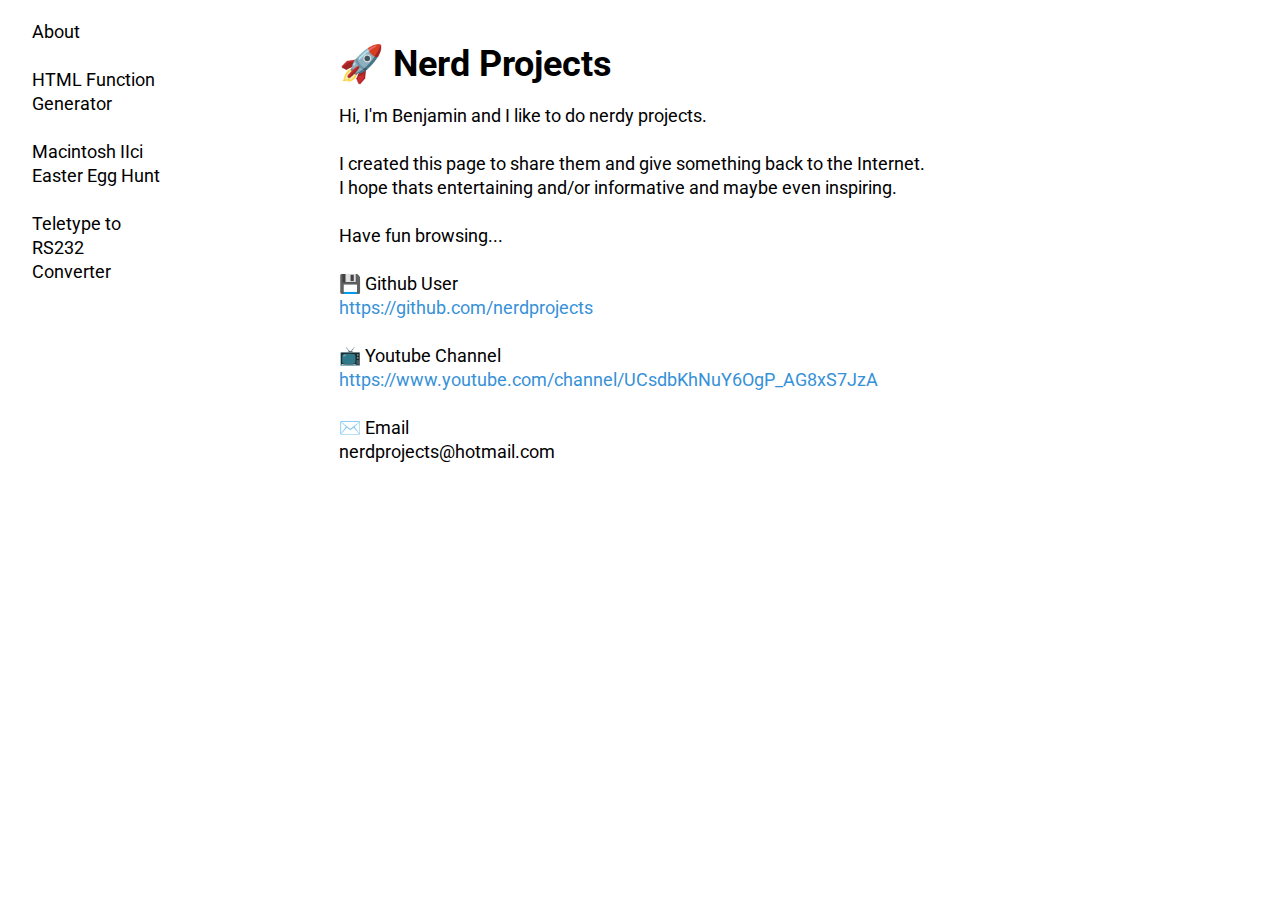
<file: index.html>
<!DOCTYPE html>
<html lang="en-us">
  <head>
    <title>About  </title>
    <meta charset="UTF-8">
    <link rel="icon" href="data:image/svg+xml,<svg xmlns=%22http://www.w3.org/2000/svg%22 viewBox=%220 0 100 100%22><text y=%22.9em%22 font-size=%2280%22>🚀</text></svg>">
    <link rel="stylesheet" href="/css/style.css" />
    <link href="https://fonts.googleapis.com/css2?family=Roboto:ital,wght@0,100;0,300;0,400;0,500;0,700;0,900;1,100;1,300;1,400;1,500;1,700;1,900&display=swap" rel="stylesheet">
  </head>
  <body>
    <nav>      <ul>
        <li><a href="/">About</a></li>
        <li><a href="/projects/function-generator/">HTML Function Generator</a></li>
        <li><a href="/projects/iici-easteregg-hunt/">Macintosh IIci Easter Egg Hunt</a></li>
        <li><a href="/projects/teletype-to-rs232/">Teletype to RS232 Converter</a></li>
      </ul>
    </nav>
    <main>	<article>
	  <h1>🚀 Nerd Projects</h1>
	  <p>
       Hi, I'm Benjamin and I like to do nerdy projects.<br>
       <br>
       I created this page to share them and give something back to the Internet.<br>
       I hope thats entertaining and/or informative and maybe even inspiring.<br>
       <br>
       Have fun browsing...<br>
       <br>
       💾 Github User<br>
       <a href="https://github.com/nerdprojects">https://github.com/nerdprojects</a><br>
       <br>
       📺 Youtube Channel<br>
       <a href="https://www.youtube.com/channel/UCsdbKhNuY6OgP_AG8xS7JzA">https://www.youtube.com/channel/UCsdbKhNuY6OgP_AG8xS7JzA</a><br>
       <br>
       ✉️  Email<br>
       <span class="obfuscated">bW9jLmxpYW10b2g0NiMmc3RjZWpvcnBkcmVu</span>
     </p>
     
	</article>    </main>
    <script src="/js/script.js"></script>
</body>
</html>
</file>
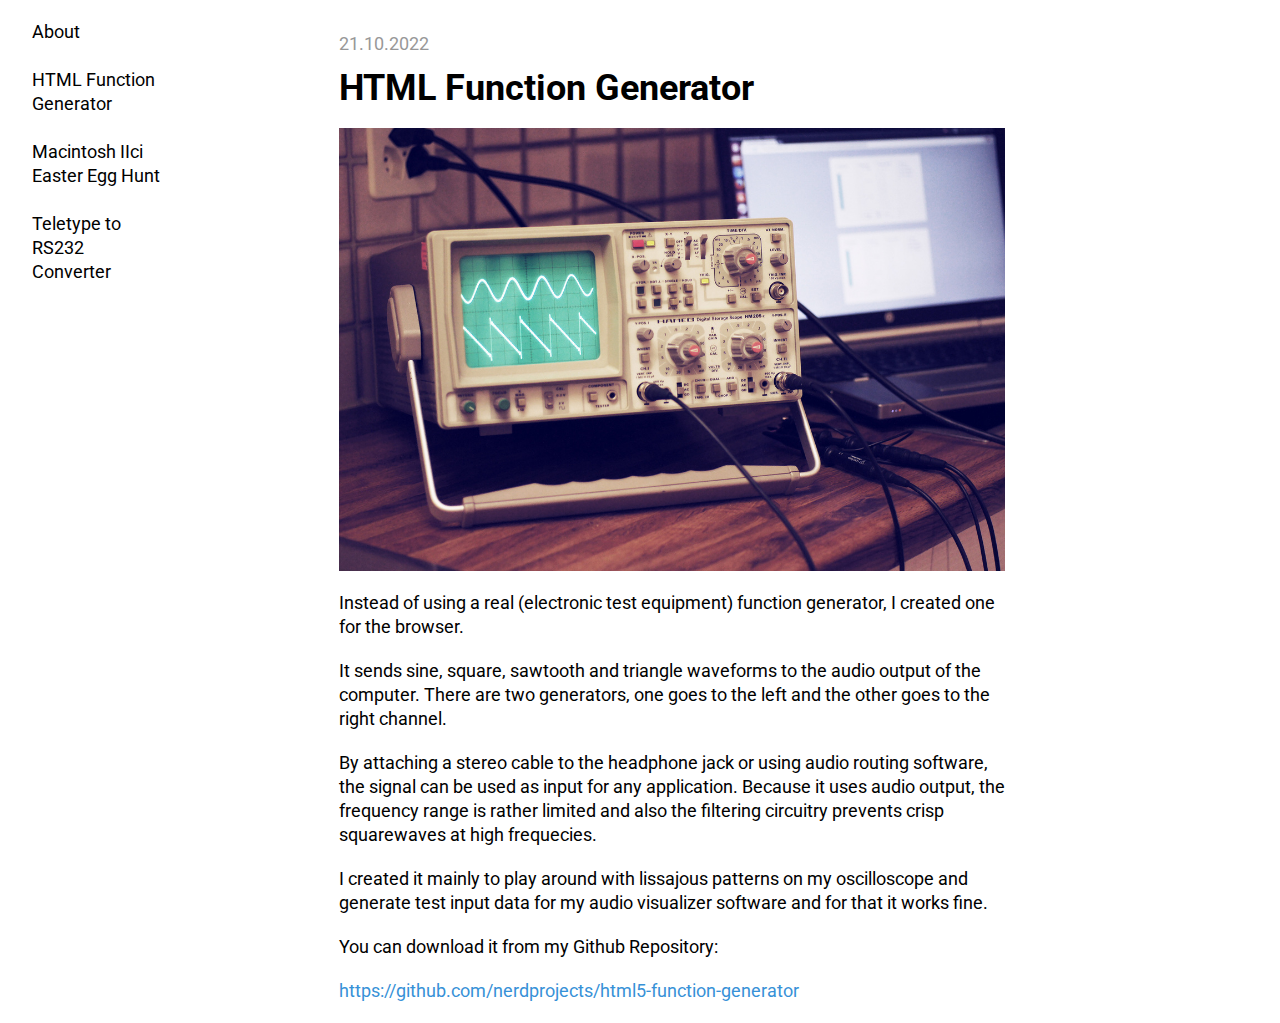
<file: projects/function-generator/index.html>
<!DOCTYPE html>
<html lang="en-us">
  <head>
    <title>HTML Function Generator  </title>
    <meta charset="UTF-8">
    <link rel="icon" href="data:image/svg+xml,<svg xmlns=%22http://www.w3.org/2000/svg%22 viewBox=%220 0 100 100%22><text y=%22.9em%22 font-size=%2280%22>🚀</text></svg>">
    <link rel="stylesheet" href="/css/style.css" />
    <link href="https://fonts.googleapis.com/css2?family=Roboto:ital,wght@0,100;0,300;0,400;0,500;0,700;0,900;1,100;1,300;1,400;1,500;1,700;1,900&display=swap" rel="stylesheet">
  </head>
  <body>
    <nav>      <ul>
        <li><a href="/">About</a></li>
        <li><a href="/projects/function-generator/">HTML Function Generator</a></li>
        <li><a href="/projects/iici-easteregg-hunt/">Macintosh IIci Easter Egg Hunt</a></li>
        <li><a href="/projects/teletype-to-rs232/">Teletype to RS232 Converter</a></li>
      </ul>
    </nav>
    <main><article><time datetime="2022-10-21">21.10.2022</time><h1>HTML Function Generator</h1>
<p><figure><img src="bild1.jpg" /></figure></p>
<p>Instead of using a real (electronic test equipment) function generator, I created one for the browser.</p>
<p>It sends sine, square, sawtooth and triangle waveforms to the audio output of the computer. There are two generators, one goes to the left and the other goes to the right channel.</p>
<p>By attaching a stereo cable to the headphone jack or using audio routing software, the signal can be used as input for any application.
Because it uses audio output, the frequency range is rather limited and also the filtering circuitry prevents crisp squarewaves at high frequecies.</p>
<p>I created it mainly to play around with lissajous patterns on my oscilloscope and generate test input data for my audio visualizer software and for that it works fine.</p>
<p>You can download it from my Github Repository:</p>
<p><a href="https://github.com/nerdprojects/html5-function-generator">https://github.com/nerdprojects/html5-function-generator</a></p></article>    </main>
    <script src="/js/script.js"></script>
</body>
</html>
</file>
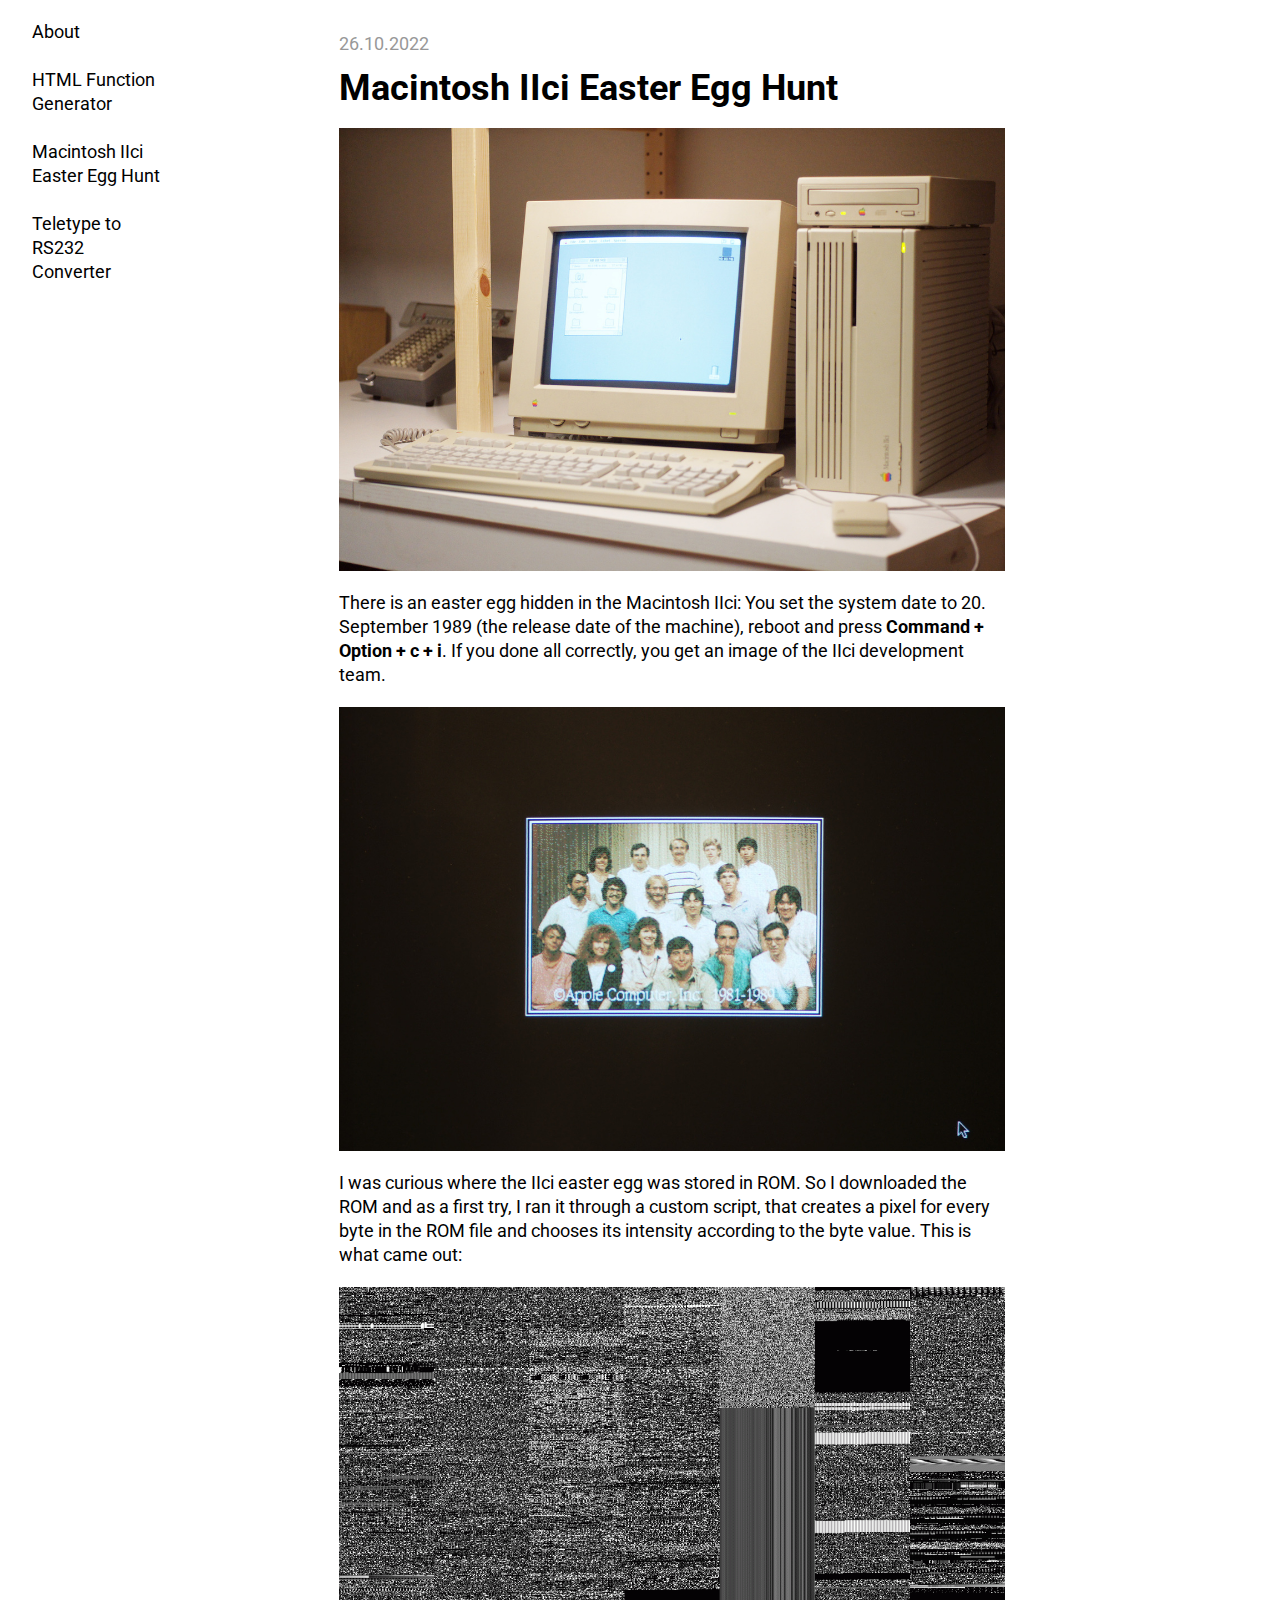
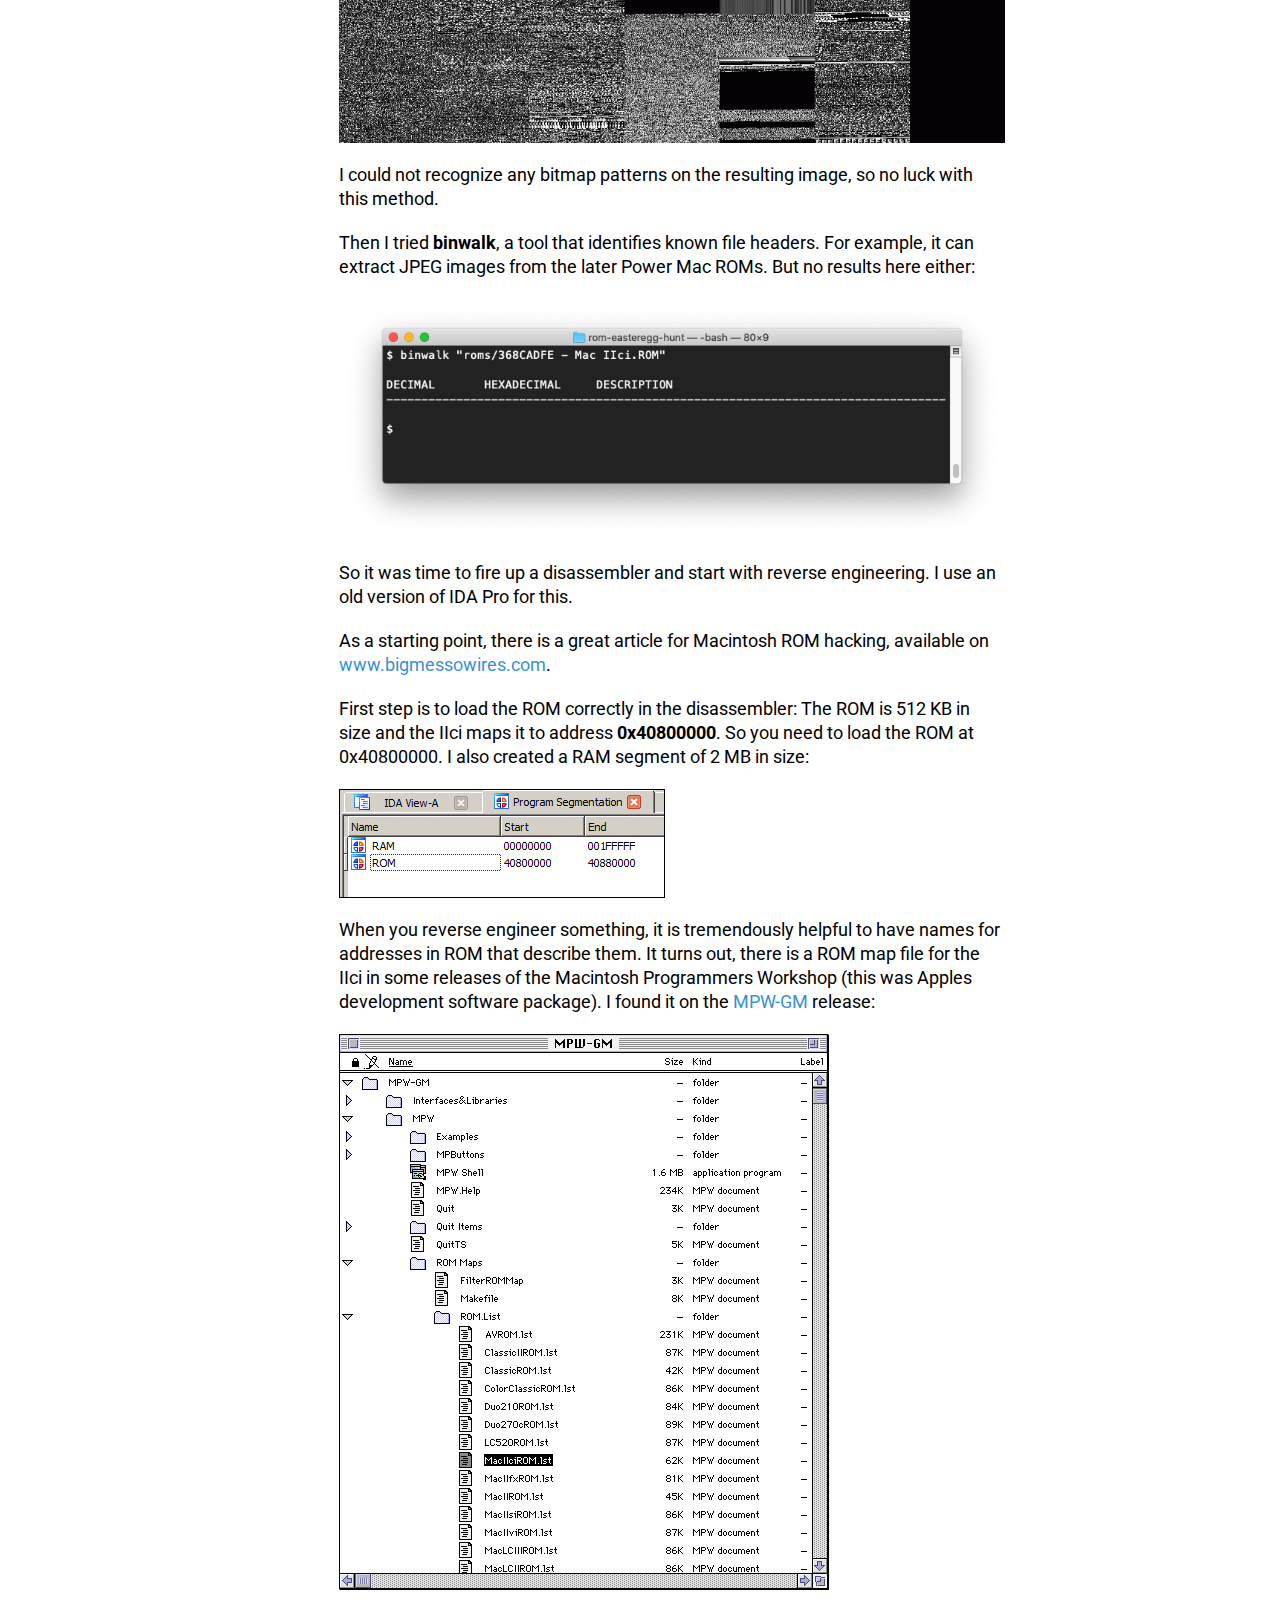
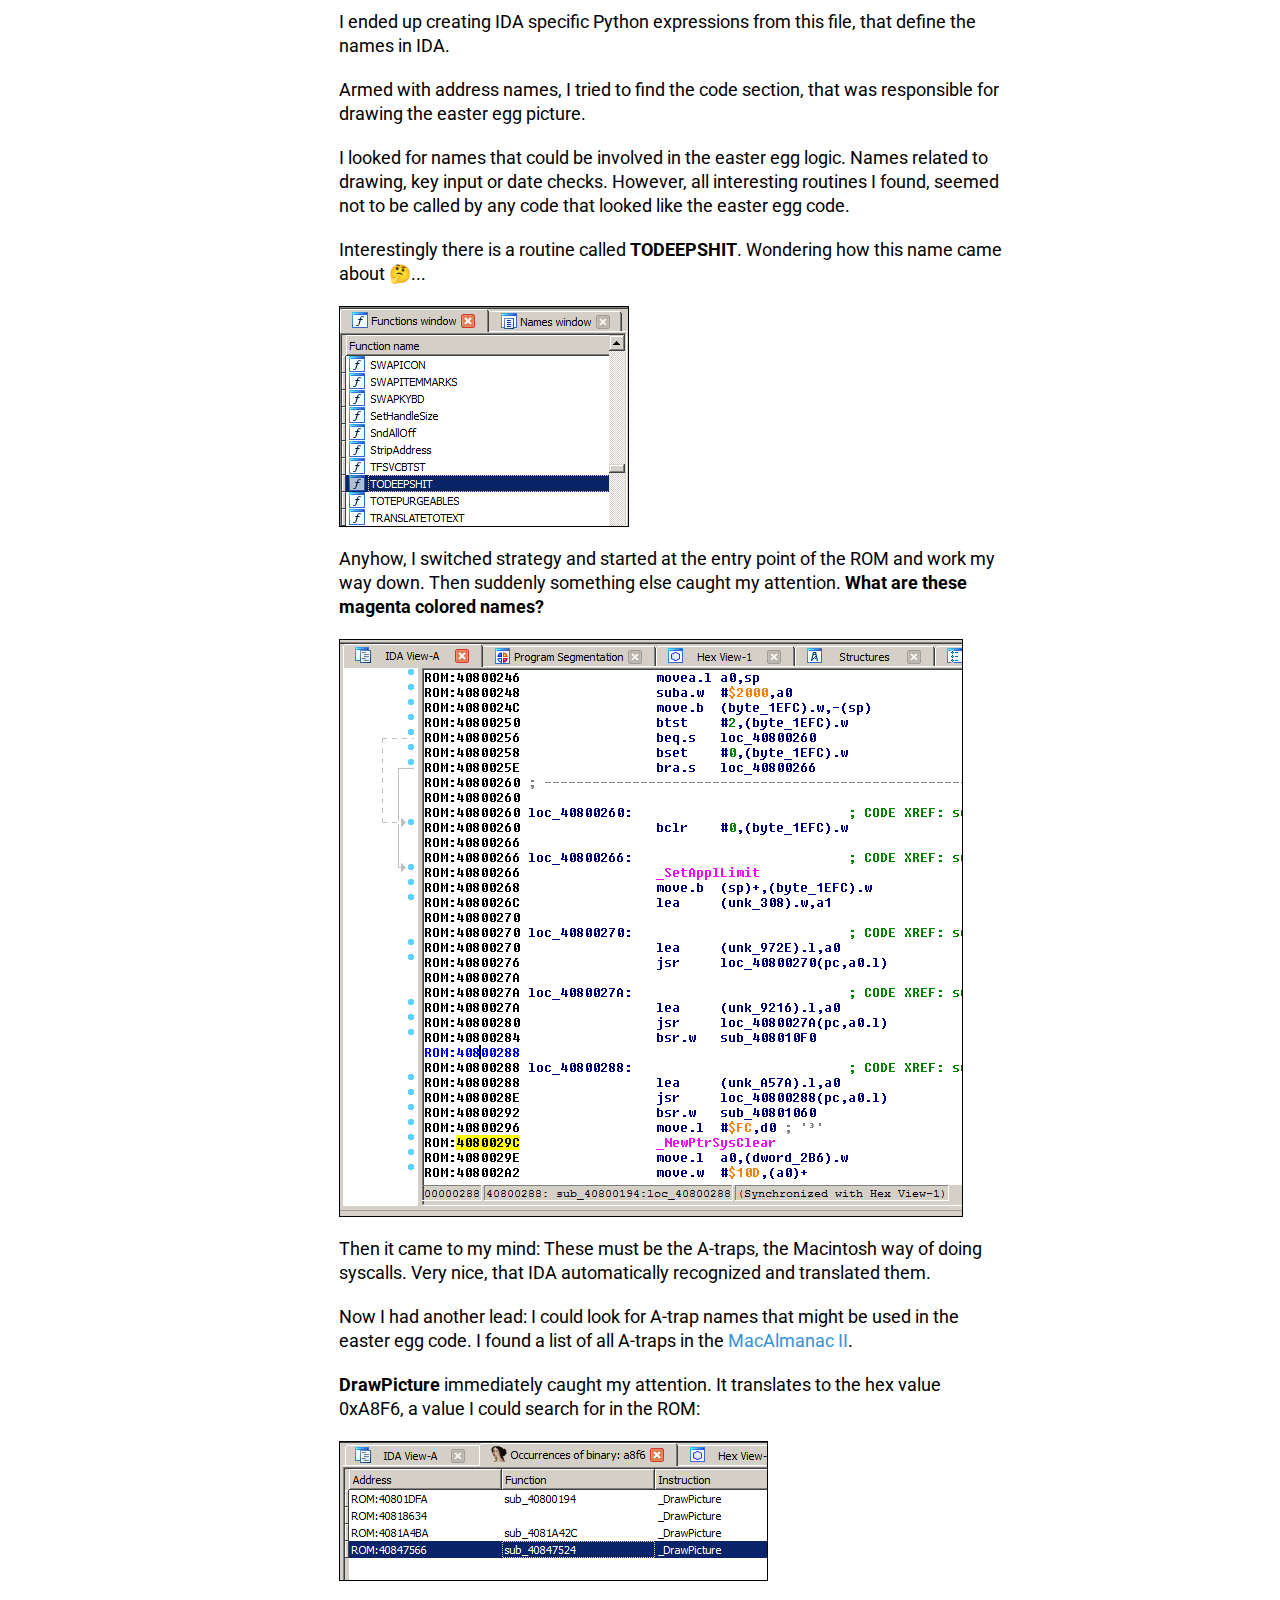
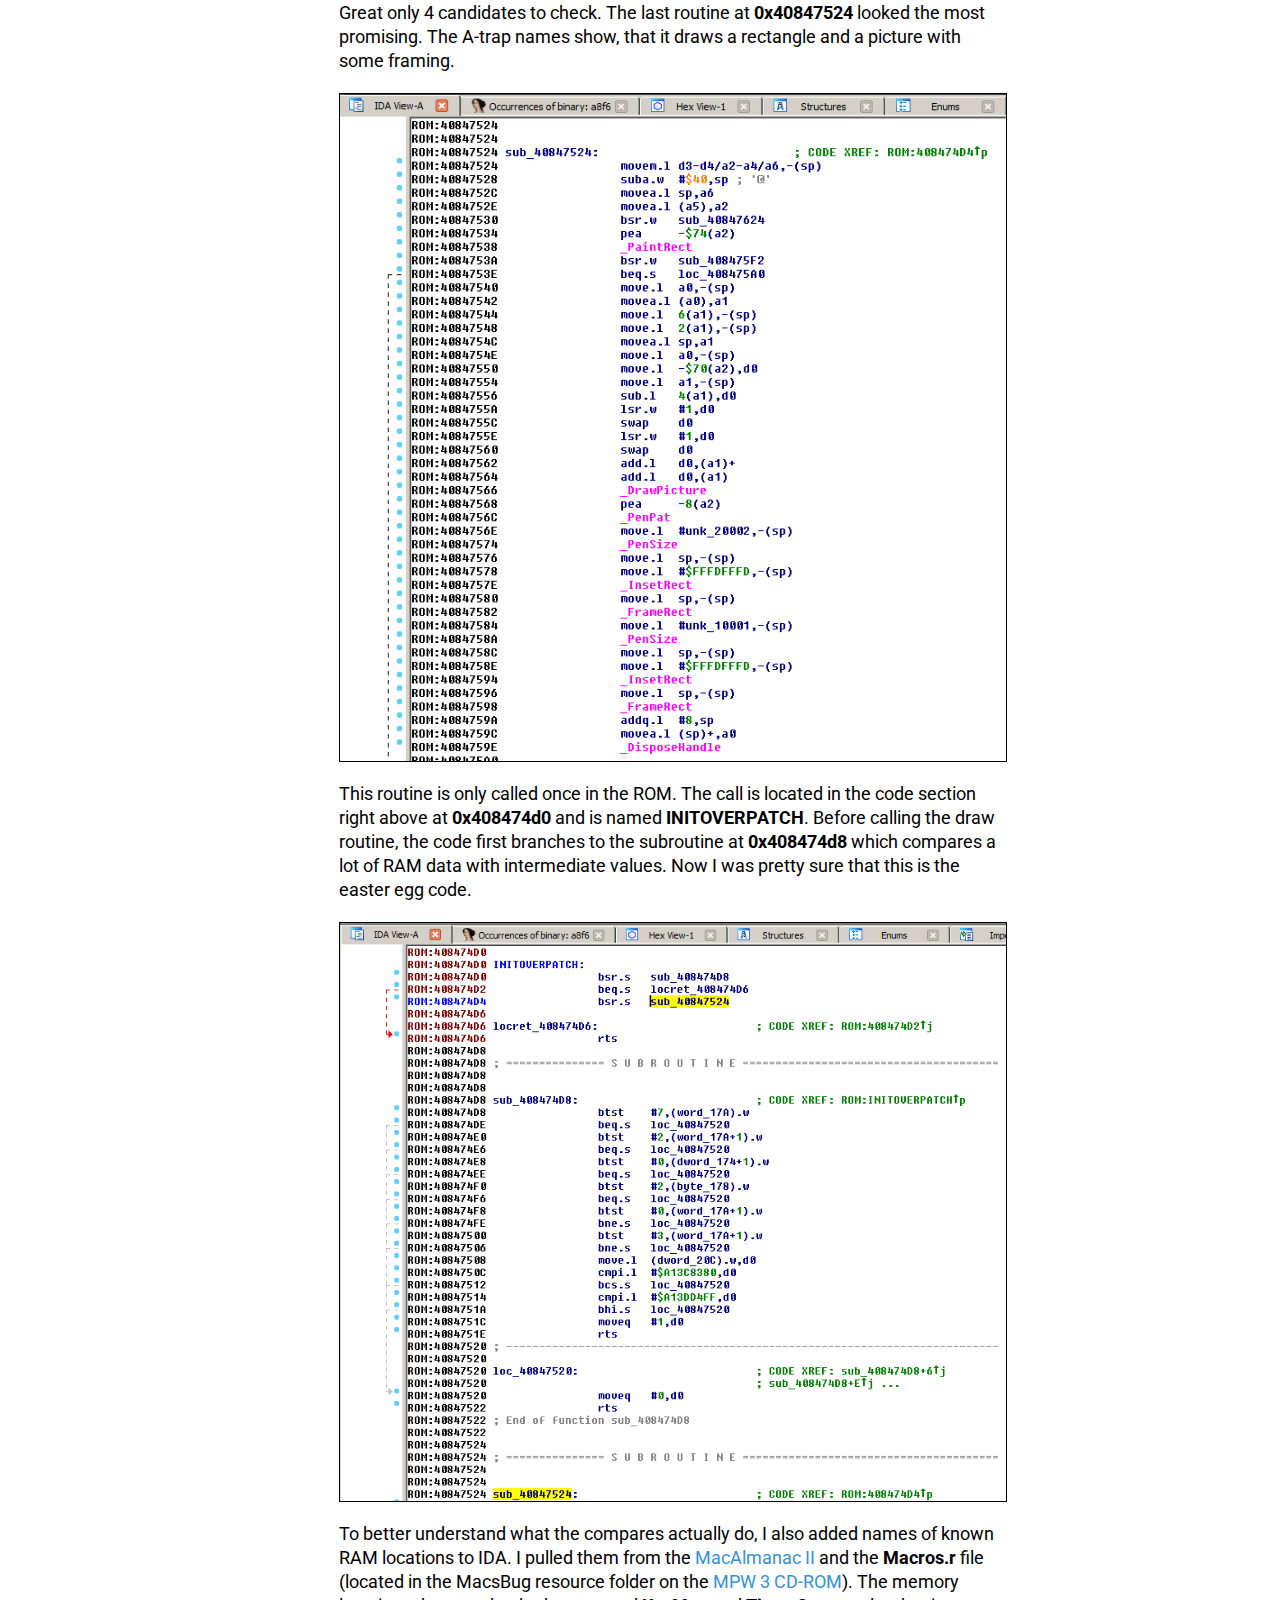
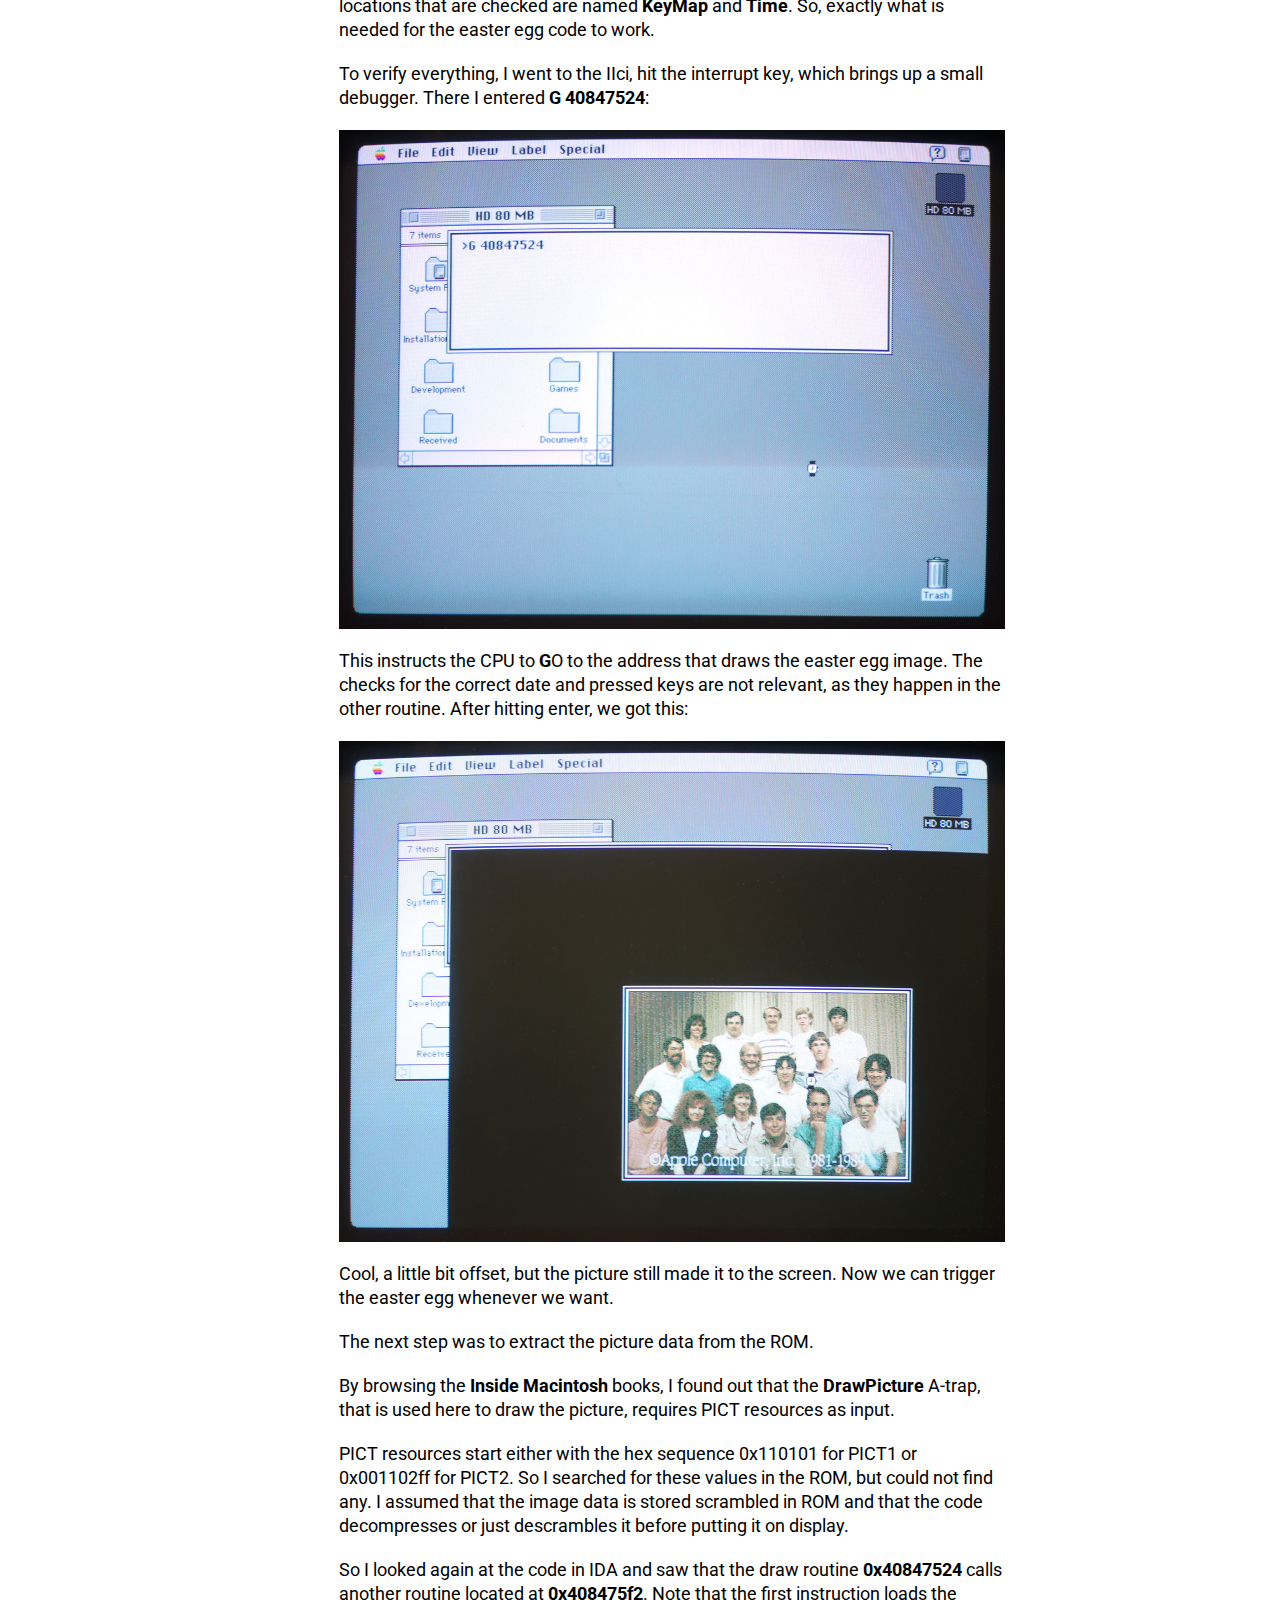
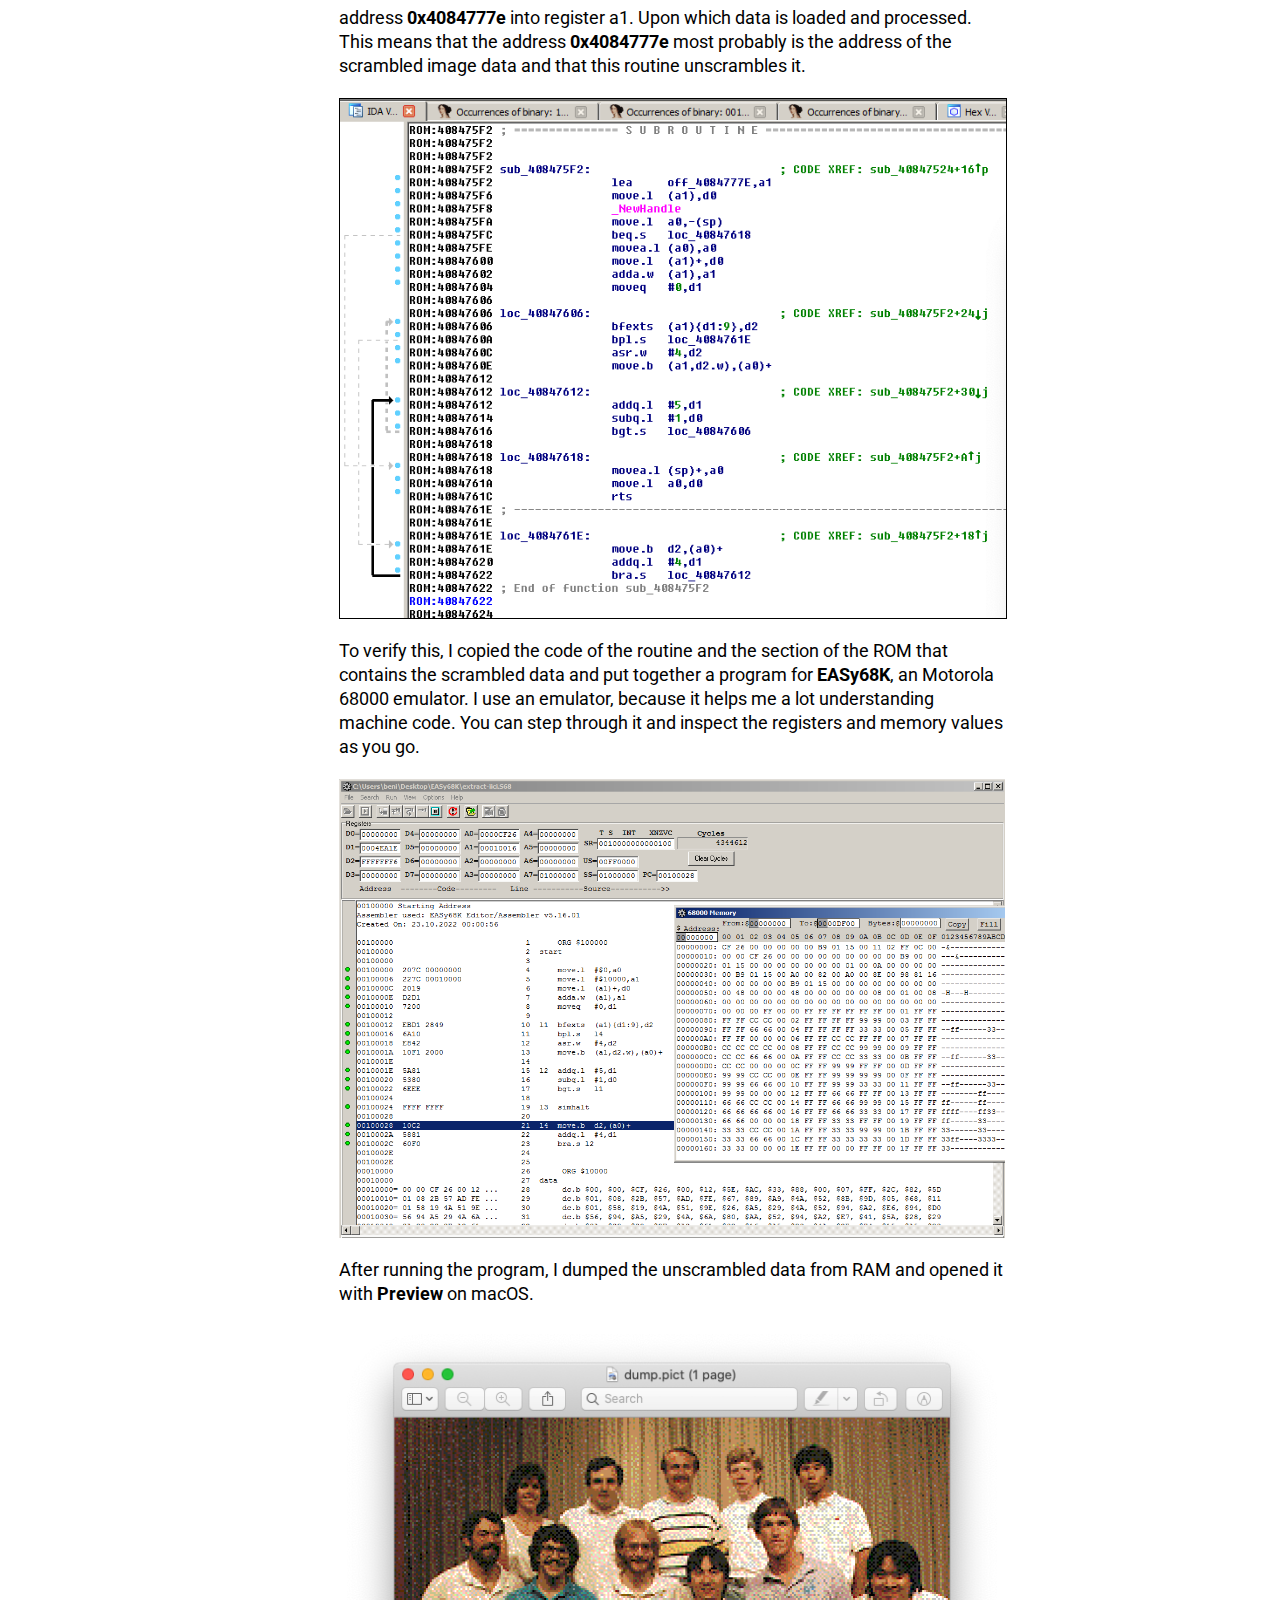
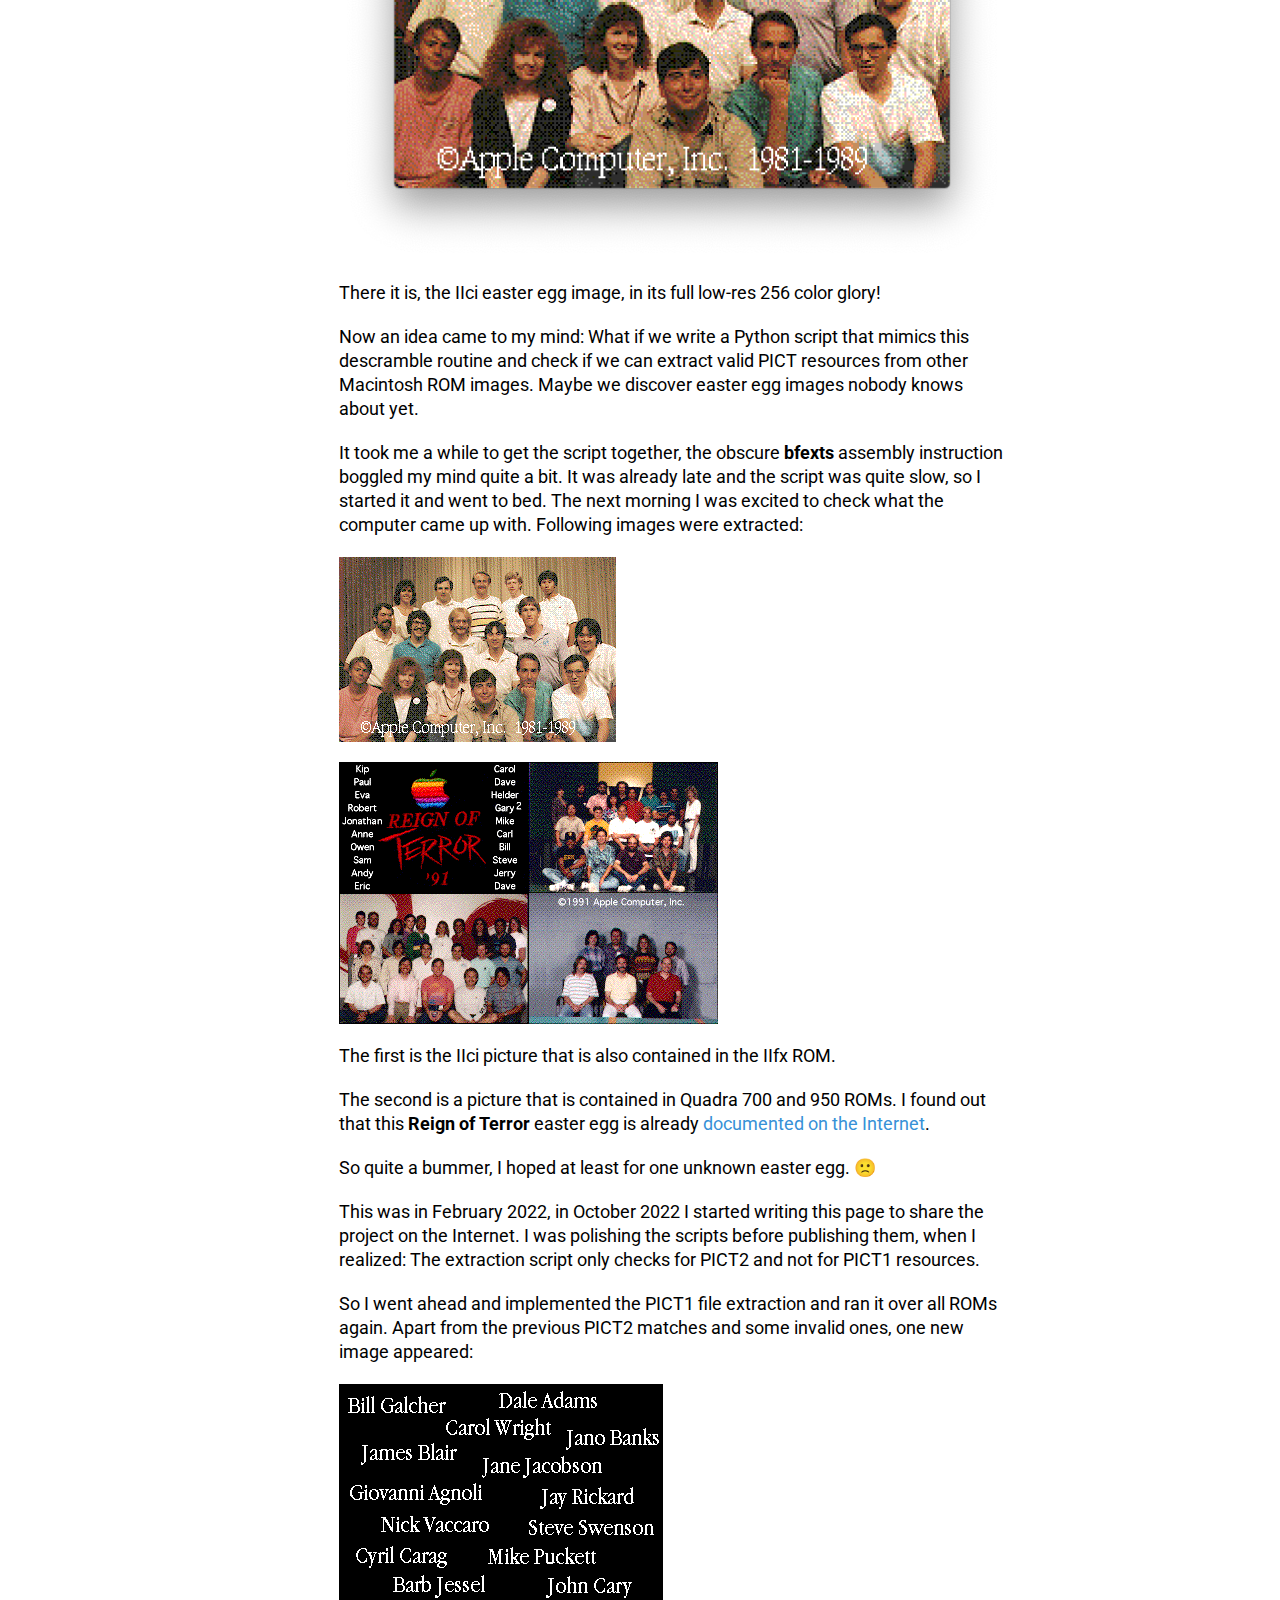
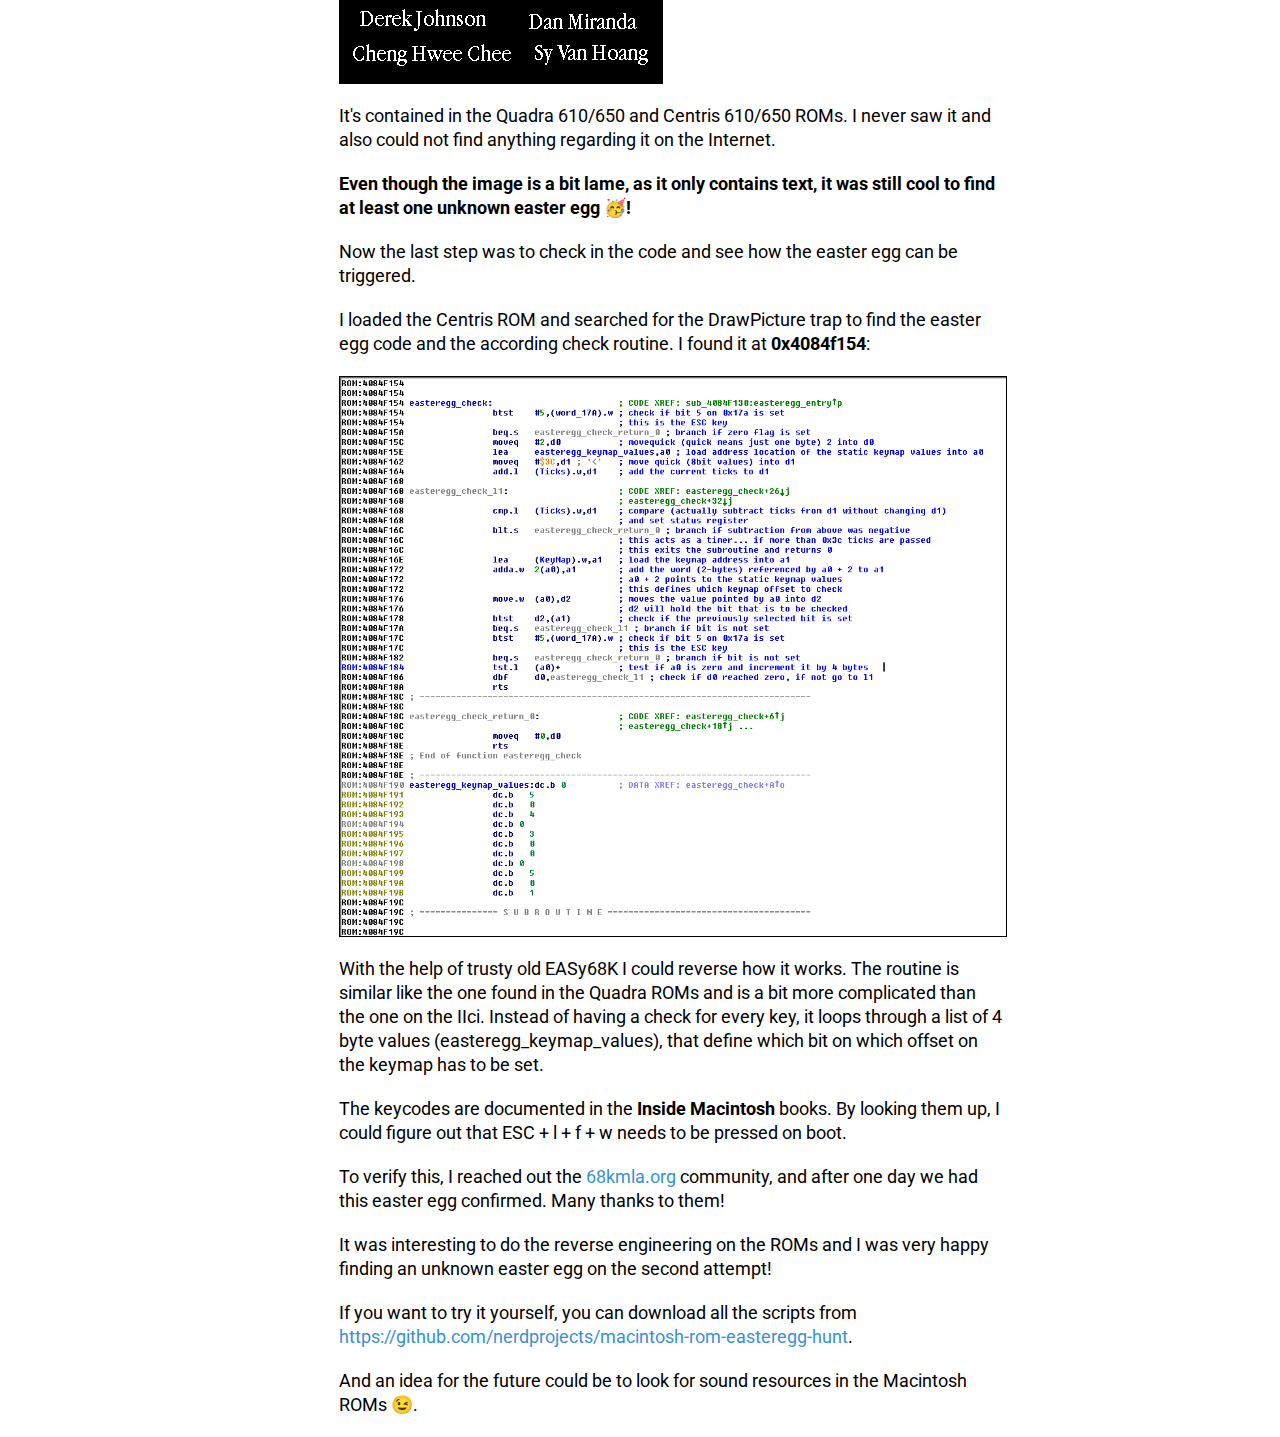
<file: projects/iici-easteregg-hunt/index.html>
<!DOCTYPE html>
<html lang="en-us">
  <head>
    <title>Macintosh IIci Easter Egg Hunt  </title>
    <meta charset="UTF-8">
    <link rel="icon" href="data:image/svg+xml,<svg xmlns=%22http://www.w3.org/2000/svg%22 viewBox=%220 0 100 100%22><text y=%22.9em%22 font-size=%2280%22>🚀</text></svg>">
    <link rel="stylesheet" href="/css/style.css" />
    <link href="https://fonts.googleapis.com/css2?family=Roboto:ital,wght@0,100;0,300;0,400;0,500;0,700;0,900;1,100;1,300;1,400;1,500;1,700;1,900&display=swap" rel="stylesheet">
  </head>
  <body>
    <nav>      <ul>
        <li><a href="/">About</a></li>
        <li><a href="/projects/function-generator/">HTML Function Generator</a></li>
        <li><a href="/projects/iici-easteregg-hunt/">Macintosh IIci Easter Egg Hunt</a></li>
        <li><a href="/projects/teletype-to-rs232/">Teletype to RS232 Converter</a></li>
      </ul>
    </nav>
    <main><article><time datetime="2022-10-26">26.10.2022</time><h1>Macintosh IIci Easter Egg Hunt</h1>
<p><figure><img src="iici.jpg" /></figure></p>
<p>There is an easter egg hidden in the Macintosh IIci: You set the system date to 20. September 1989 (the release date of the machine), reboot and press <strong>Command + Option + c + i</strong>. If you done all correctly, you get an image of the IIci development team.</p>
<p><figure><img src="easteregg.jpg" /></figure></p>
<p>I was curious where the IIci easter egg was stored in ROM. So I downloaded the ROM and as a first try, I ran it through a custom script, that creates a pixel for every byte in the ROM file and chooses its intensity according to the byte value. This is what came out:</p>
<p><figure><img src="draw-binary.png" /></figure></p>
<p>I could not recognize any bitmap patterns on the resulting image, so no luck with this method.</p>
<p>Then I tried <strong>binwalk</strong>, a tool that identifies known file headers.
For example, it can extract JPEG images from the later Power Mac ROMs. But no results here either:</p>
<p><figure><img src="binwalk.png" /></figure></p>
<p>So it was time to fire up a disassembler and start with reverse engineering. I use an old version of IDA Pro for this.</p>
<p>As a starting point, there is a great article for Macintosh ROM hacking, available on <a href="https://www.bigmessowires.com/2016/06/10/rom-hacking-tutorial-with-rom-inator-ii/">www.bigmessowires.com</a>.</p>
<p>First step is to load the ROM correctly in the disassembler: The ROM is 512 KB in size and the IIci maps it to address <strong>0x40800000</strong>. So you need to load the ROM at 0x40800000. I also created a RAM segment of 2 MB in size:</p>
<p><figure class="framed"><img src="ida-segments.png" /></figure></p>
<p>When you reverse engineer something, it is tremendously helpful to have names for addresses in ROM that describe them. It turns out, there is a ROM map file for the IIci in some releases of the Macintosh Programmers Workshop (this was Apples development software package). I found it on the <a href="https://macintoshgarden.org/apps/macintosh-programmers-workshop">MPW-GM</a> release:</p>
<p><figure><img src="mpw-rom-maps.png" /></figure></p>
<p>I ended up creating IDA specific Python expressions from this file, that define the names in IDA.</p>
<p>Armed with address names, I tried to find the code section, that was responsible for drawing the easter egg picture.</p>
<p>I looked for names that could be involved in the easter egg logic. Names related to drawing, key input or date checks. However, all interesting routines I found, seemed not to be called by any code that looked like the easter egg code.</p>
<p>Interestingly there is a routine called <strong>TODEEPSHIT</strong>. Wondering how this name came about 🤔...</p>
<p><figure class="framed"><img src="todeepshit.png" /></figure></p>
<p>Anyhow, I switched strategy and started at the entry point of the ROM and work my way down. Then suddenly something else caught my attention. <strong>What are these magenta colored names?</strong></p>
<p><figure class="framed"><img src="atraps.png" /></figure></p>
<p>Then it came to my mind: These must be the A-traps, the Macintosh way of doing syscalls.
Very nice, that IDA automatically recognized and translated them.</p>
<p>Now I had another lead: I could look for A-trap names that might be used in the easter egg code.
I found a list of all A-traps in the <a href="https://macintoshgarden.org/apps/mac-almanac-ii">MacAlmanac II</a>.</p>
<p><strong>DrawPicture</strong> immediately caught my attention. It translates to the hex value 0xA8F6, a value I could search for in the ROM:</p>
<p><figure class="framed"><img src="0xa8f6.png" /></figure></p>
<p>Great only 4 candidates to check. The last routine at <strong>0x40847524</strong> looked the most promising. The A-trap names show, that it draws a rectangle and a picture with some framing.</p>
<p><figure class="framed"><img src="0x40847524.png" /></figure></p>
<p>This routine is only called once in the ROM. The call is located in the code section right above at <strong>0x408474d0</strong> and is named <strong>INITOVERPATCH</strong>.
Before calling the draw routine, the code first branches to the subroutine at <strong>0x408474d8</strong> which compares a lot of RAM data with intermediate values. Now I was pretty sure that this is the easter egg code.</p>
<p><figure class="framed"><img src="0x408474d0.png" /></figure></p>
<p>To better understand what the compares actually do, I also added names of known RAM locations to IDA. I pulled them from the <a href="https://macintoshgarden.org/apps/mac-almanac-ii">MacAlmanac II</a> and the <strong>Macros.r</strong> file (located in the MacsBug resource folder on the <a href="https://macintoshgarden.org/apps/macintosh-programmers-workshop">MPW 3 CD-ROM</a>). The memory locations that are checked are named <strong>KeyMap</strong> and <strong>Time</strong>. So, exactly what is needed for the easter egg code to work.</p>
<p>To verify everything, I went to the IIci, hit the interrupt key, which brings up a small debugger. There I entered <strong>G 40847524</strong>:</p>
<p><figure><img src="iici-debug-1.jpg" /></figure></p>
<p>This instructs the CPU to <strong>G</strong>O to the address that draws the easter egg image. The checks for the correct date and pressed keys are not relevant, as they happen in the other routine. After hitting enter, we got this:</p>
<p><figure><img src="iici-debug-2.jpg" /></figure></p>
<p>Cool, a little bit offset, but the picture still made it to the screen. Now we can trigger the easter egg whenever we want.</p>
<p>The next step was to extract the picture data from the ROM.</p>
<p>By browsing the <strong>Inside Macintosh</strong> books, I found out that the <strong>DrawPicture</strong> A-trap, that is used here to draw the picture, requires PICT resources as input.</p>
<p>PICT resources start either with the hex sequence 0x110101 for PICT1 or 0x001102ff for PICT2. So I searched for these values in the ROM, but could not find any. I assumed that the image data is stored scrambled in ROM and that the code decompresses or just descrambles it before putting it on display.</p>
<p>So I looked again at the code in IDA and saw that the draw routine <strong>0x40847524</strong> calls another routine located at <strong>0x408475f2</strong>.
Note that the first instruction loads the address <strong>0x4084777e</strong> into register a1. Upon which data is loaded and processed. This means that the address <strong>0x4084777e</strong> most probably is the address of the scrambled image data and that this routine unscrambles it.</p>
<p><figure class="framed"><img src="0x408475f2.png" /></figure></p>
<p>To verify this, I copied the code of the routine and the section of the ROM that contains the scrambled data and put together a program for <strong>EASy68K</strong>, an Motorola 68000 emulator. I use an emulator, because it helps me a lot understanding machine code. You can step through it and inspect the registers and memory values as you go.</p>
<p><figure><img src="easy68k.png" /></figure></p>
<p>After running the program, I dumped the unscrambled data from RAM and opened it with <strong>Preview</strong> on macOS.
<figure><img src="first-dump.png" /></figure></p>
<p>There it is, the IIci easter egg image, in its full low-res 256 color glory!</p>
<p>Now an idea came to my mind: What if we write a Python script that mimics this descramble routine and check if we can extract valid PICT resources from other Macintosh ROM images. Maybe we discover easter egg images nobody knows about yet.</p>
<p>It took me a while to get the script together, the obscure <strong>bfexts</strong> assembly instruction boggled my mind quite a bit. It was already late and the script was quite slow, so I started it and went to bed. The next morning I was excited to check what the computer came up with. Following images were extracted:</p>
<p><figure><img src="iici.png" /></figure></p>
<p><figure><img src="quadra_700-950.png" /></figure></p>
<p>The first is the IIci picture that is also contained in the IIfx ROM.</p>
<p>The second is a picture that is contained in Quadra 700 and 950 ROMs. I found out that this <strong>Reign of Terror</strong> easter egg is already <a href="http://www.mackido.com/EasterEggs/HW-Quadras.html">documented on the Internet</a>.</p>
<p>So quite a bummer, I hoped at least for one unknown easter egg. 🙁</p>
<p>This was in February 2022, in October 2022 I started writing this page to share the project on the Internet.
I was polishing the scripts before publishing them, when I realized: The extraction script only checks for PICT2 and not for PICT1 resources.</p>
<p>So I went ahead and implemented the PICT1 file extraction and ran it over all ROMs again.
Apart from the previous PICT2 matches and some invalid ones, one new image appeared:</p>
<p><figure><img src="centris_quadra_650.png" /></figure></p>
<p>It's contained in the Quadra 610/650 and Centris 610/650 ROMs. I never saw it and also could not find anything regarding it on the Internet.</p>
<p><strong>Even though the image is a bit lame, as it only contains text, it was still cool to find at least one unknown easter egg 🥳!</strong></p>
<p>Now the last step was to check in the code and see how the easter egg can be triggered.</p>
<p>I loaded the Centris ROM and searched for the DrawPicture trap to find the easter egg code and the according check routine. I found it at <strong>0x4084f154</strong>:</p>
<p><figure class="framed"><img src="centris_check.png" /></figure> </p>
<p>With the help of trusty old EASy68K I could reverse how it works. The routine is similar like the one found in the Quadra ROMs and is a bit more complicated than the one on the IIci. Instead of having a check for every key, it loops through a list of 4 byte values (easteregg_keymap_values), that define which bit on which offset on the keymap has to be set.</p>
<p>The keycodes are documented in the <strong>Inside Macintosh</strong> books. By looking them up, I could figure out that ESC + l + f + w needs to be pressed on boot.</p>
<p>To verify this, I reached out the <a href="https://68kmla.org/bb/index.php?threads/easter-egg-image-centris-quadra-610-650.42457/">68kmla.org</a> community, and after one day we had this easter egg confirmed.
Many thanks to them!</p>
<p>It was interesting to do the reverse engineering on the ROMs and I was very happy finding an unknown easter egg on the second attempt!</p>
<p>If you want to try it yourself, you can download all the scripts from <a href="https://github.com/nerdprojects/macintosh-rom-easteregg-hunt">https://github.com/nerdprojects/macintosh-rom-easteregg-hunt</a>.</p>
<p>And an idea for the future could be to look for sound resources in the Macintosh ROMs 😉.</p></article>    </main>
    <script src="/js/script.js"></script>
</body>
</html>
</file>
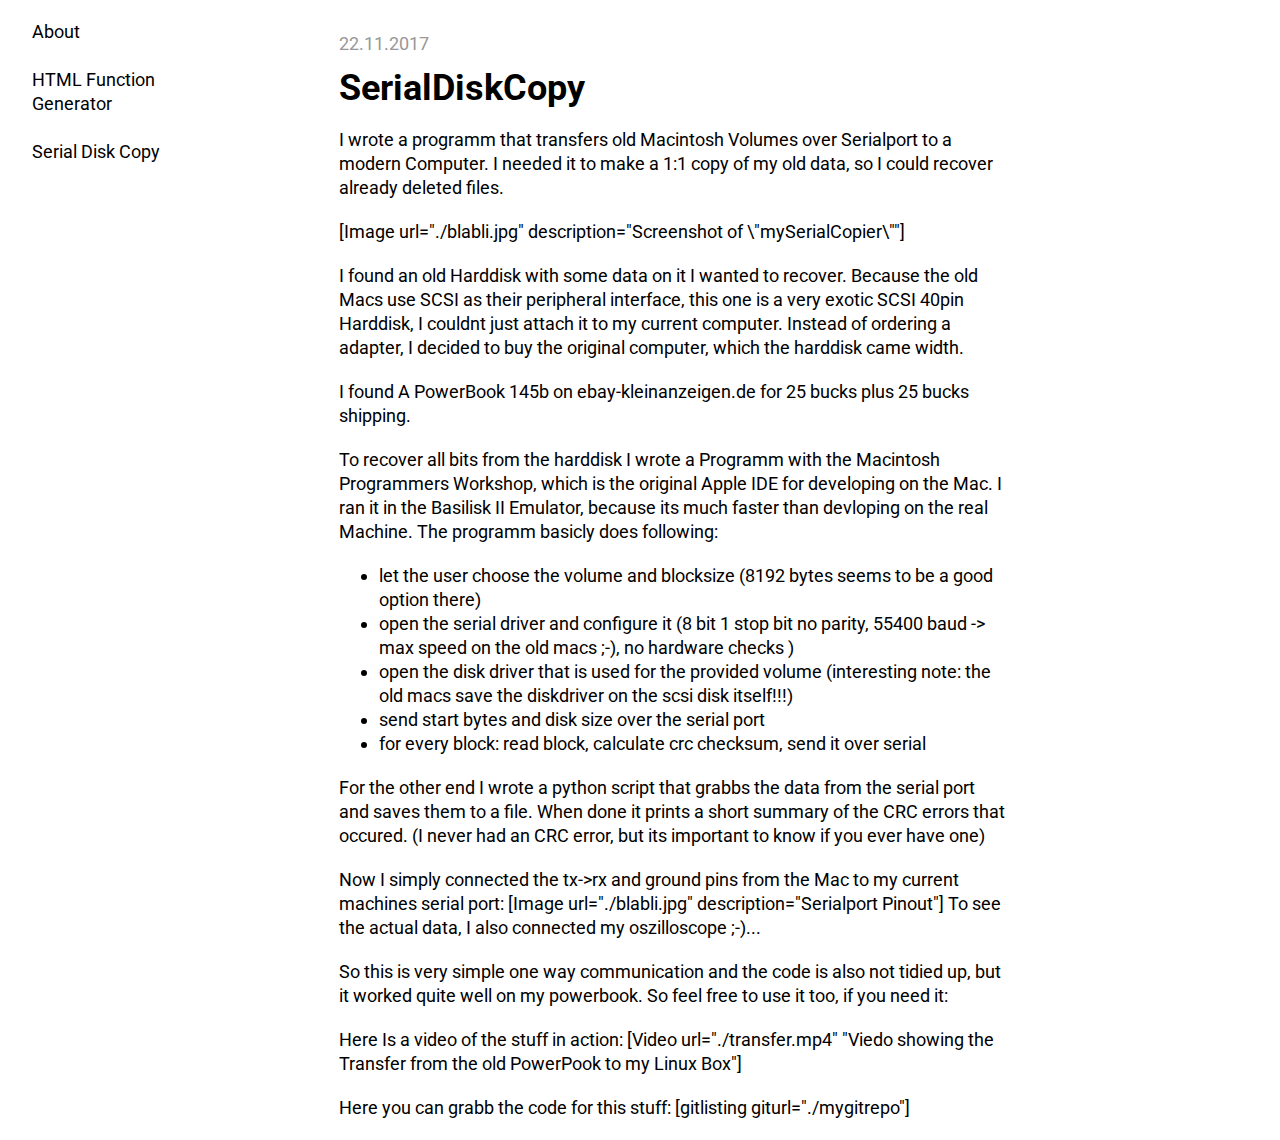
<file: projects/serial-disk-copy/index.html>
<!DOCTYPE html>
<html lang="en-us">
  <head>
    <title>Serial Disk Copy  </title>
    <meta charset="UTF-8">
    <link rel="stylesheet" href="/css/style.css" />
    <link href="https://fonts.googleapis.com/css2?family=Roboto:ital,wght@0,100;0,300;0,400;0,500;0,700;0,900;1,100;1,300;1,400;1,500;1,700;1,900&display=swap" rel="stylesheet">
  </head>
  <body>
    <nav>      <ul>
        <li><a href="/index.html">About</a></li>
        <li><a href="/projects/function-generator/index.html">HTML Function Generator</a></li>
        <li><a href="/projects/serial-disk-copy/index.html">Serial Disk Copy</a></li>
      </ul>
    </nav>
    <main><article><time datetime="2017-11-22">22.11.2017</time><h1>SerialDiskCopy</h1>
<p>I wrote a programm that transfers old Macintosh Volumes over Serialport to a modern Computer.
I needed it to make a 1:1 copy of my old data, so I could recover already deleted files.</p>
<p>[Image url=&quot;./blabli.jpg&quot; description=&quot;Screenshot of \&quot;mySerialCopier\&quot;&quot;]</p>
<p>I found an old Harddisk with some data on it I wanted to recover.
Because the old Macs use SCSI as their peripheral interface, this one is a very exotic SCSI 40pin Harddisk, I couldnt just attach it to my current computer. Instead of ordering a adapter, I decided to buy the original computer, which the harddisk came width.</p>
<p>I found A PowerBook 145b on ebay-kleinanzeigen.de for 25 bucks plus 25 bucks shipping.</p>
<p>To recover all bits from the harddisk I wrote a Programm with the Macintosh Programmers Workshop, which is the original Apple IDE for developing on the Mac. I ran it in the Basilisk II Emulator, because its much faster than devloping on the real Machine. The programm basicly does following:</p>
<ul>
<li>let the user choose the volume and blocksize (8192 bytes seems to be a good option there)</li>
<li>open the serial driver and configure it (8 bit 1 stop bit no parity, 55400 baud -&gt; max speed on the old macs ;-), no hardware checks )</li>
<li>open the disk driver that is used for the provided volume (interesting note: the old macs save the diskdriver on the scsi disk itself!!!)</li>
<li>send start bytes and disk size over the serial port</li>
<li>for every block: read block, calculate crc checksum, send it over serial</li>
</ul>
<p>For the other end I wrote a python script that grabbs the data from the serial port and saves them to a file. When done it prints a short summary of the CRC errors that occured. (I never had an CRC error, but its important to know if you ever have one)</p>
<p>Now I simply connected the tx-&gt;rx and ground pins from the Mac to my current machines serial port:
[Image url=&quot;./blabli.jpg&quot; description=&quot;Serialport Pinout&quot;]
To see the actual data, I also connected my oszilloscope ;-)...</p>
<p>So this is very simple one way communication and the code is also not tidied up, but it worked quite well on my powerbook.
So feel free to use it too, if you need it:</p>
<p>Here Is a video of the stuff in action:
[Video url=&quot;./transfer.mp4&quot; &quot;Viedo showing the Transfer from the old PowerPook to my Linux Box&quot;]</p>
<p>Here you can grabb the code for this stuff:
[gitlisting giturl=&quot;./mygitrepo&quot;]</p></article>    </main>
</body>
</html>
</file>
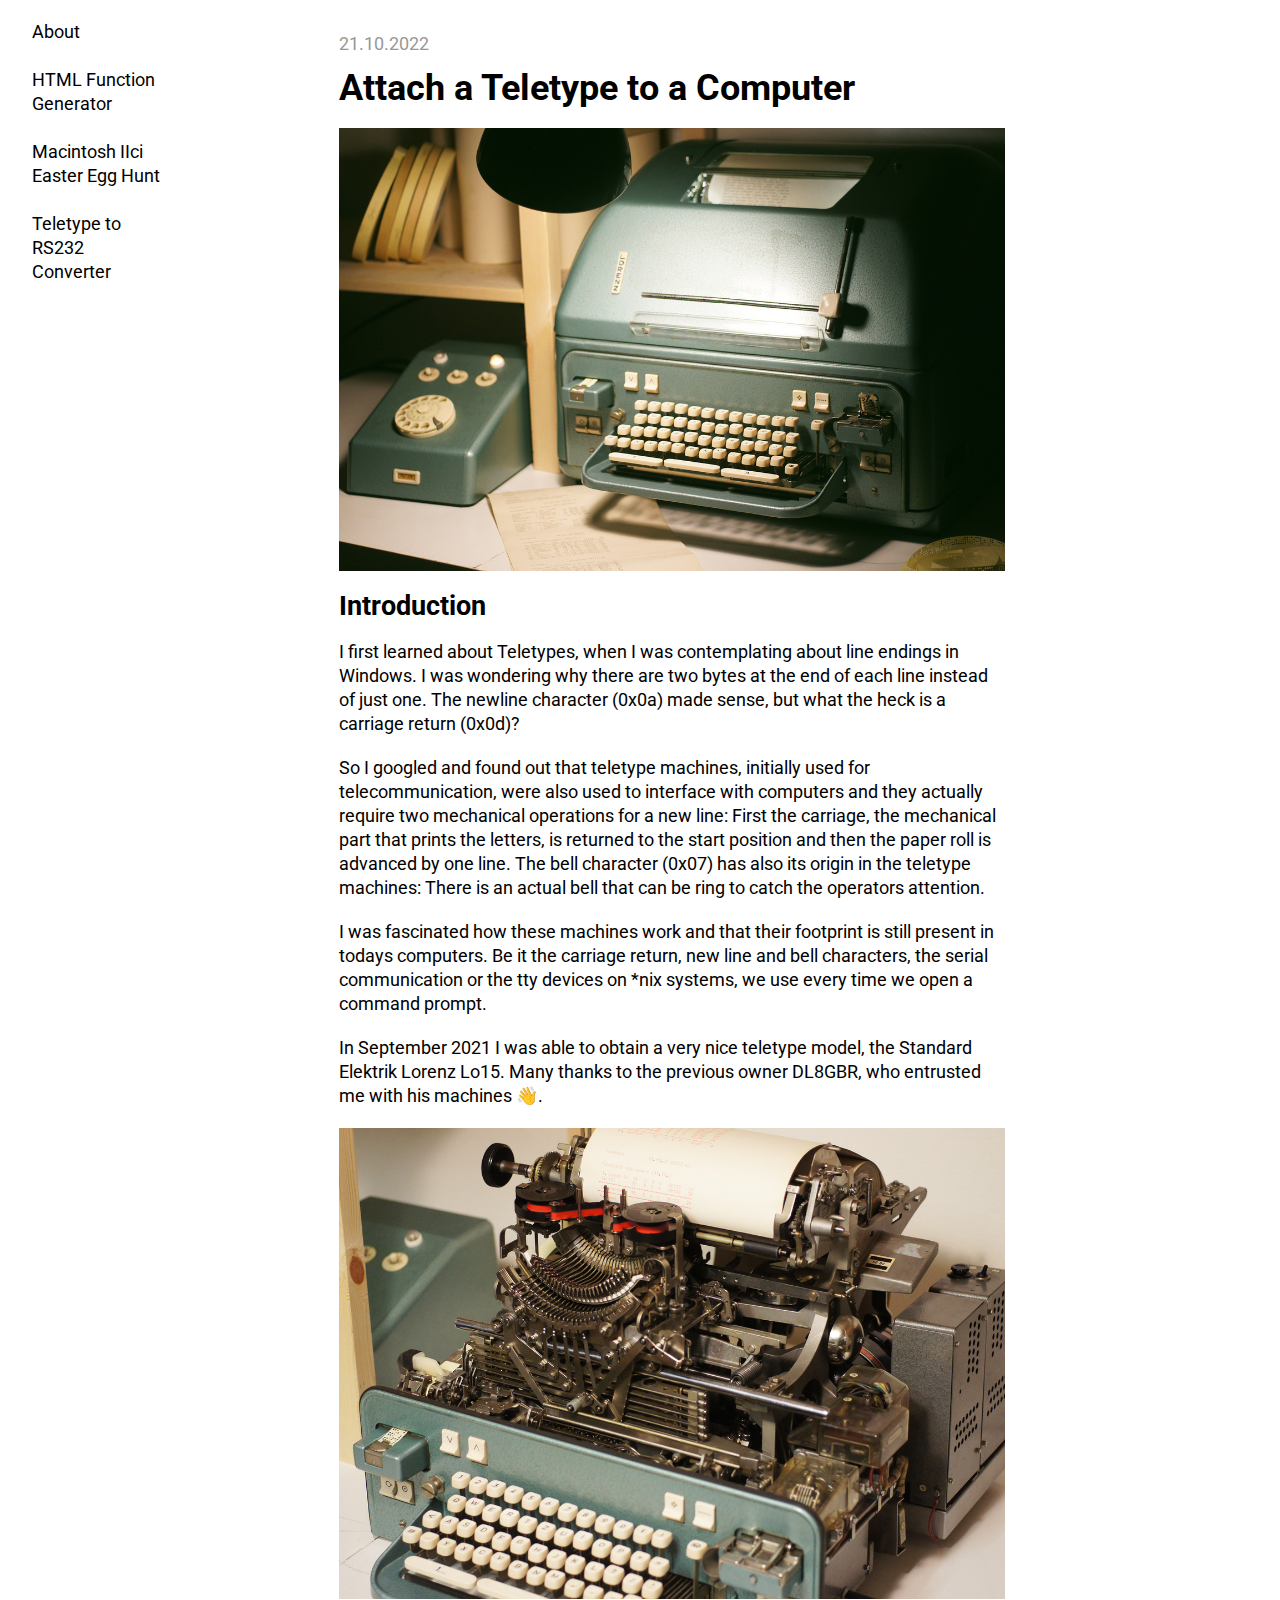
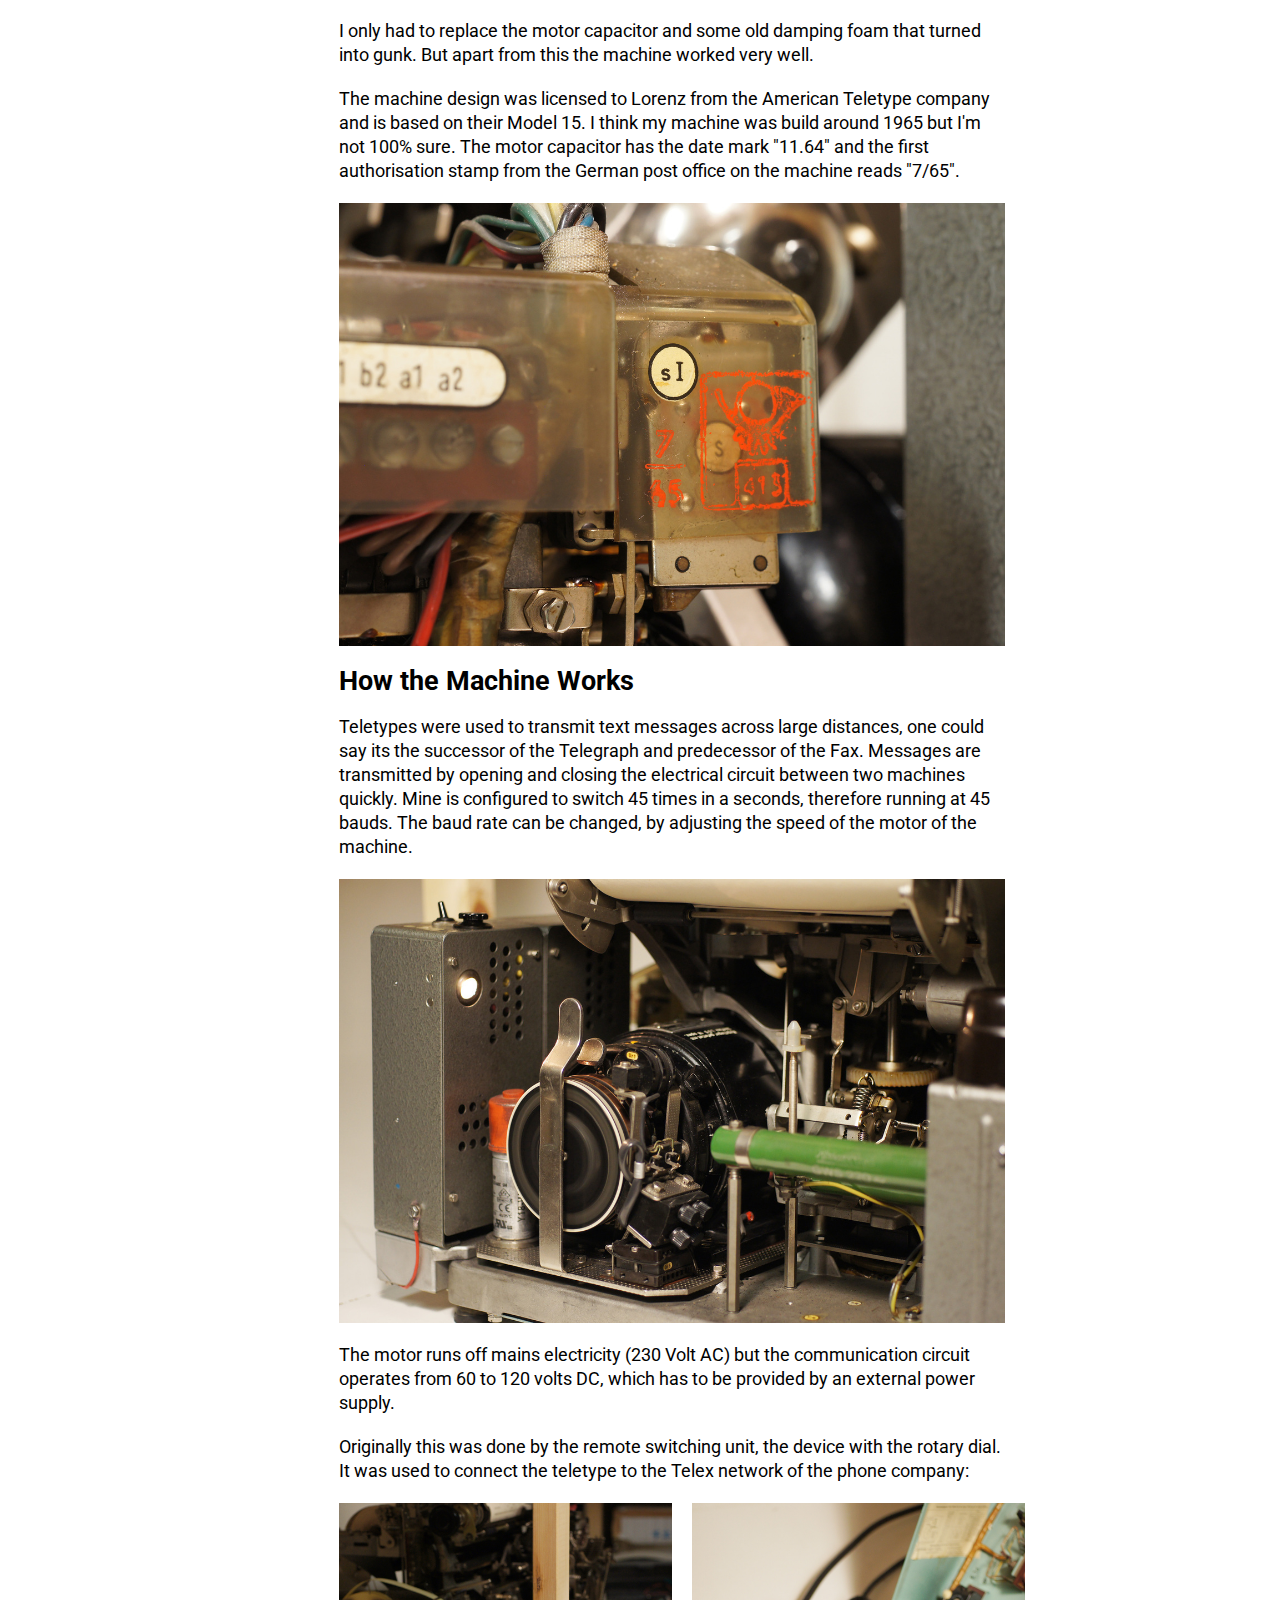
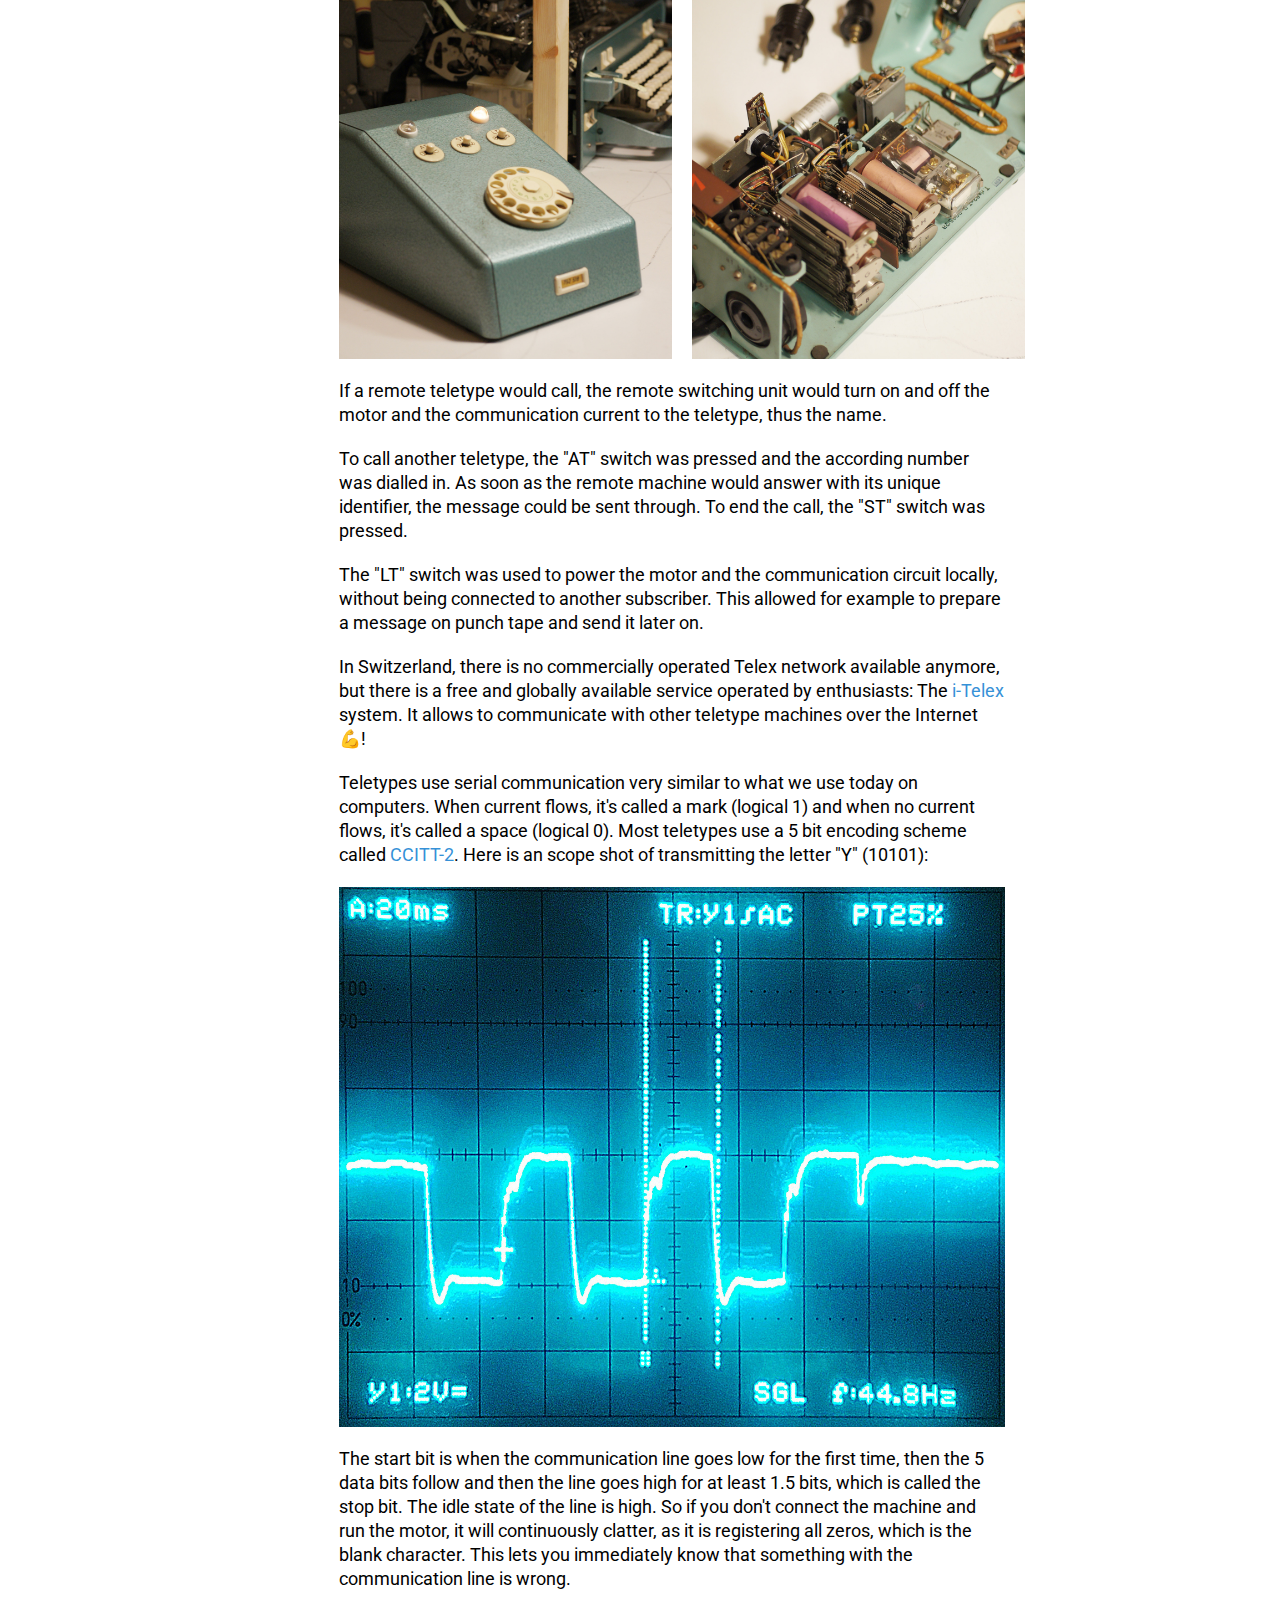
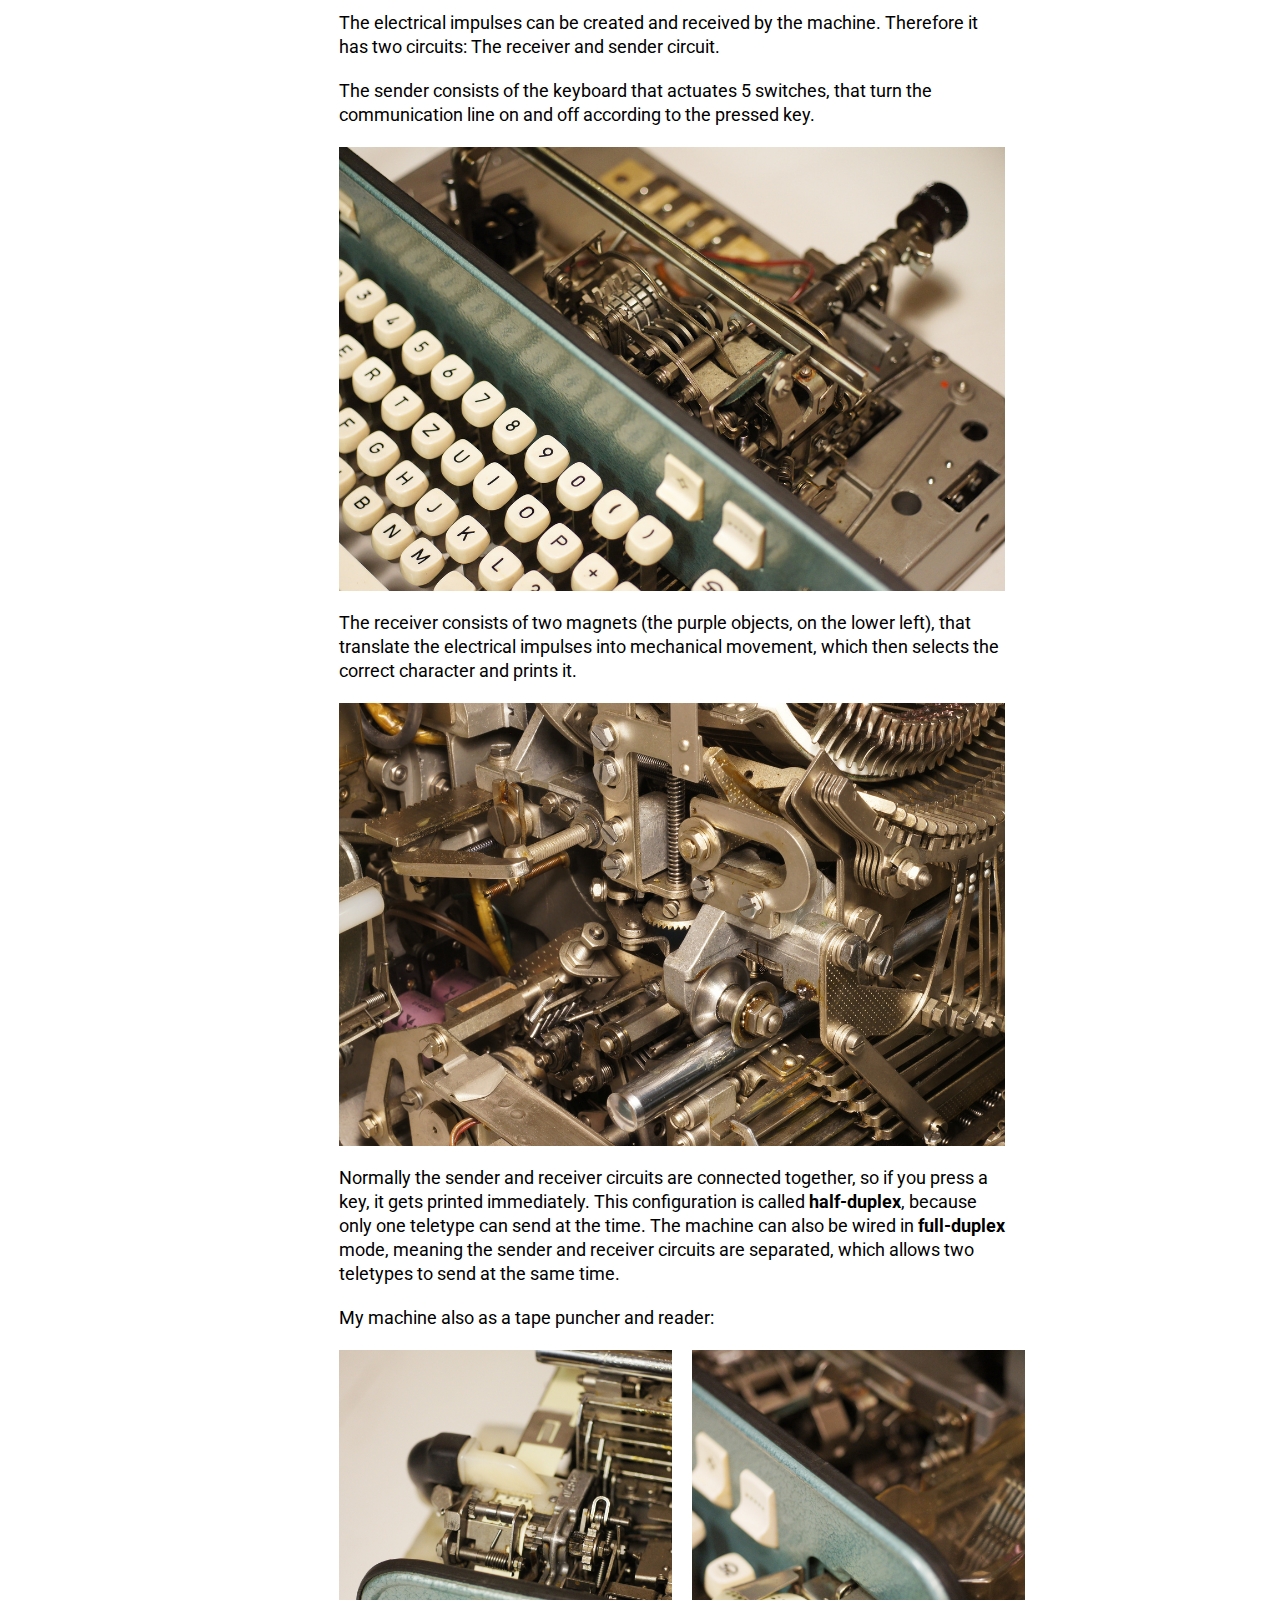
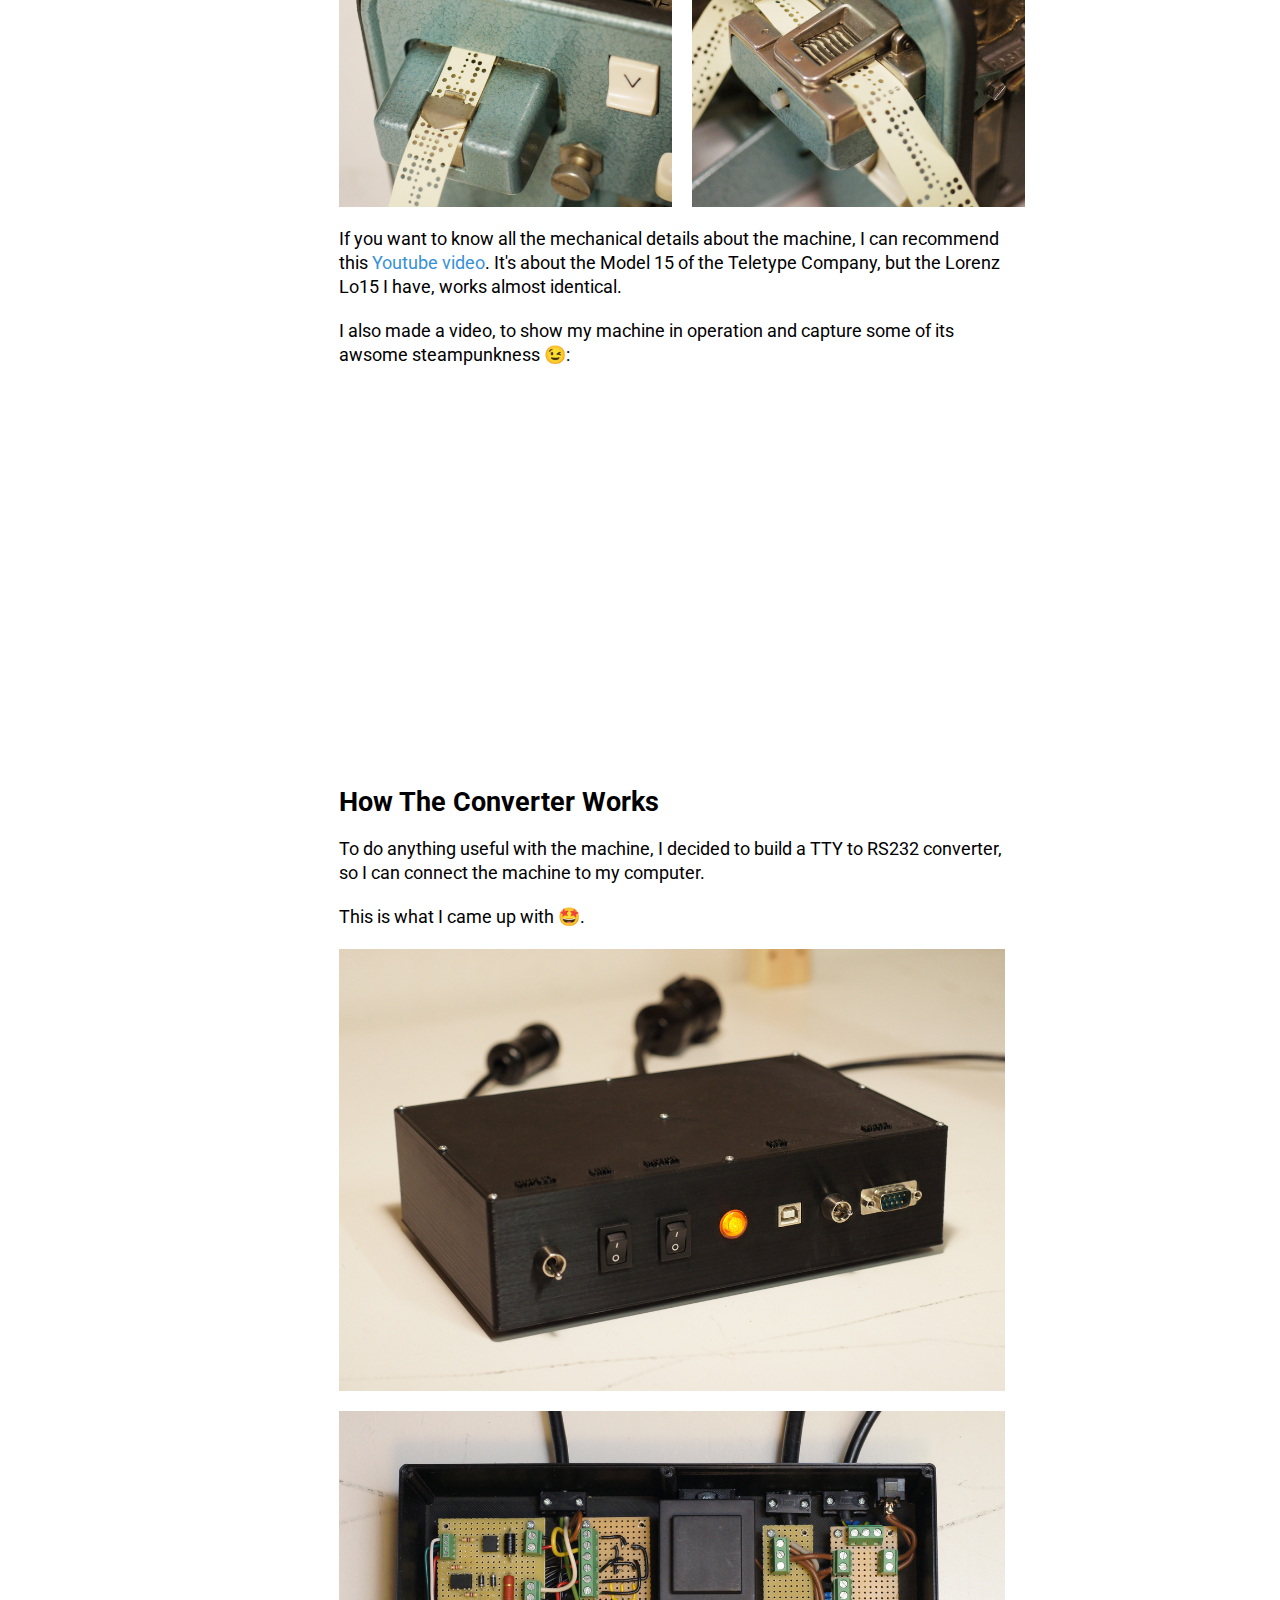
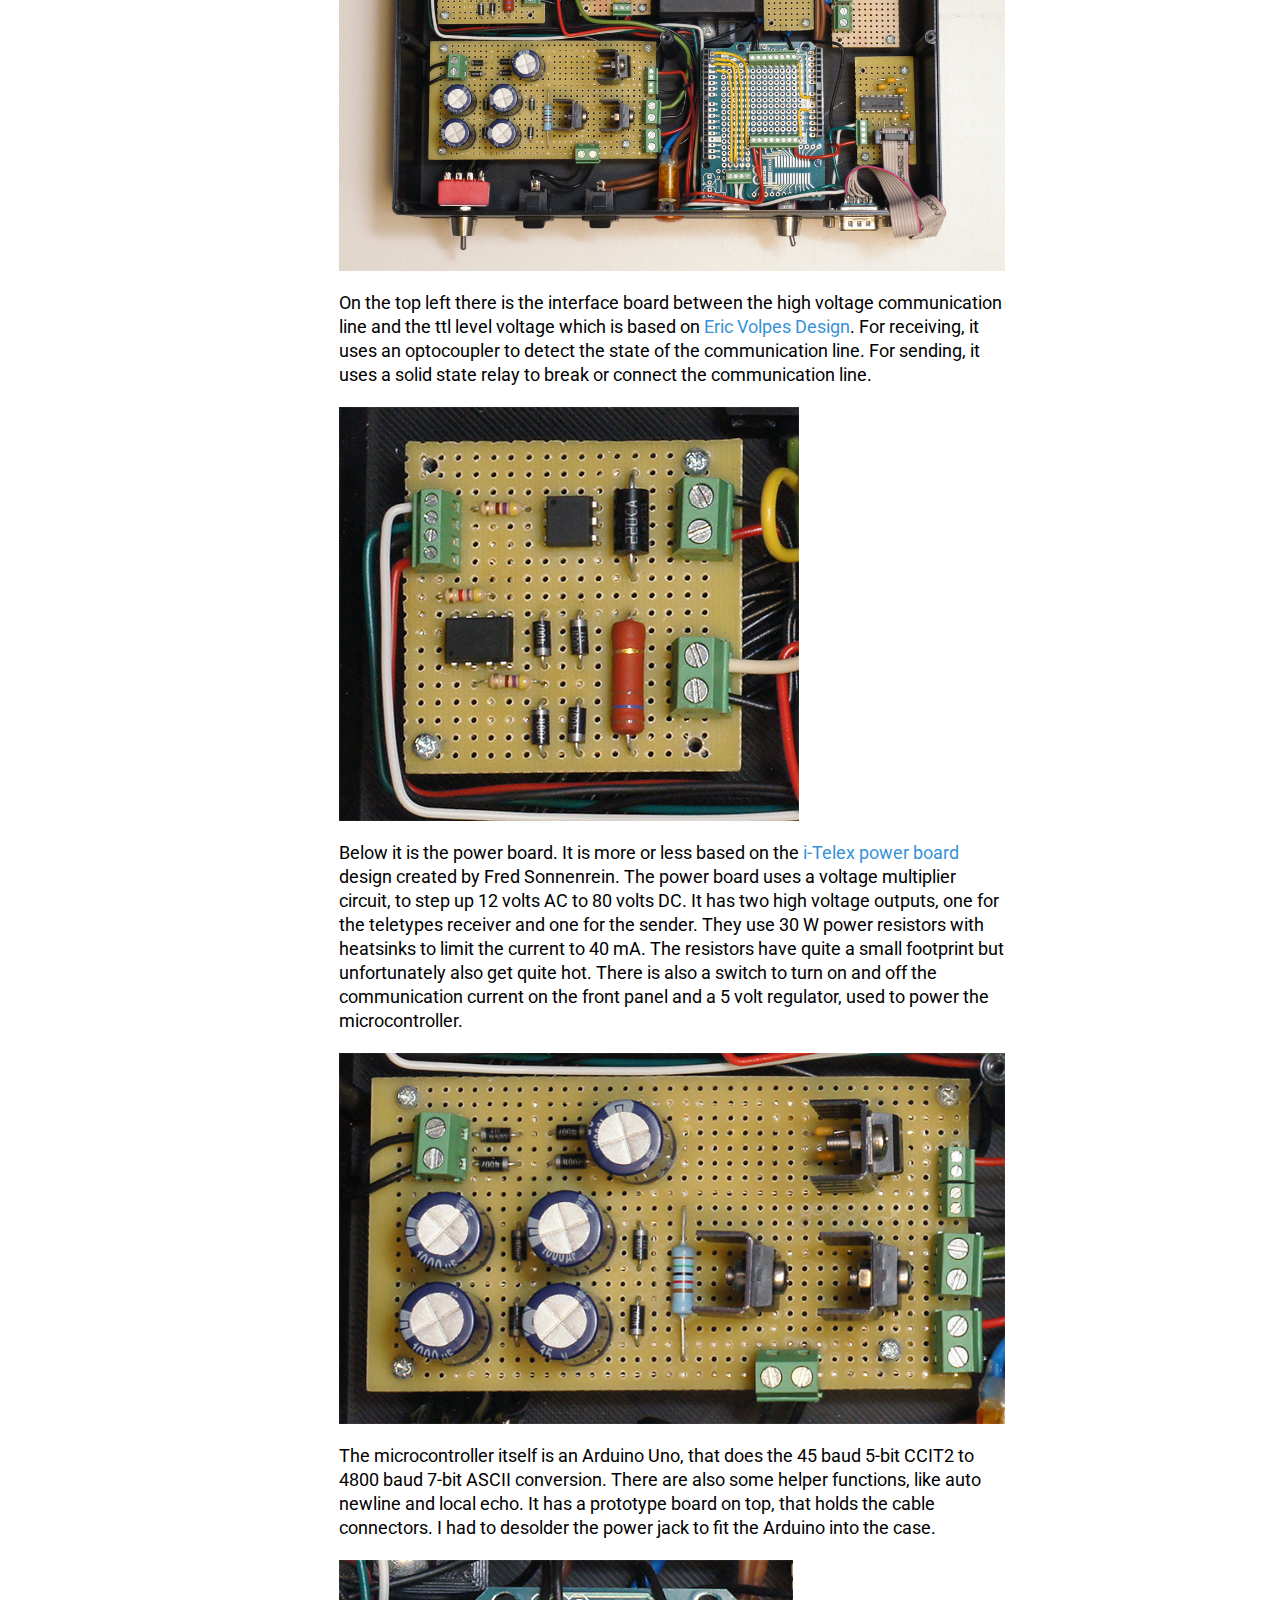
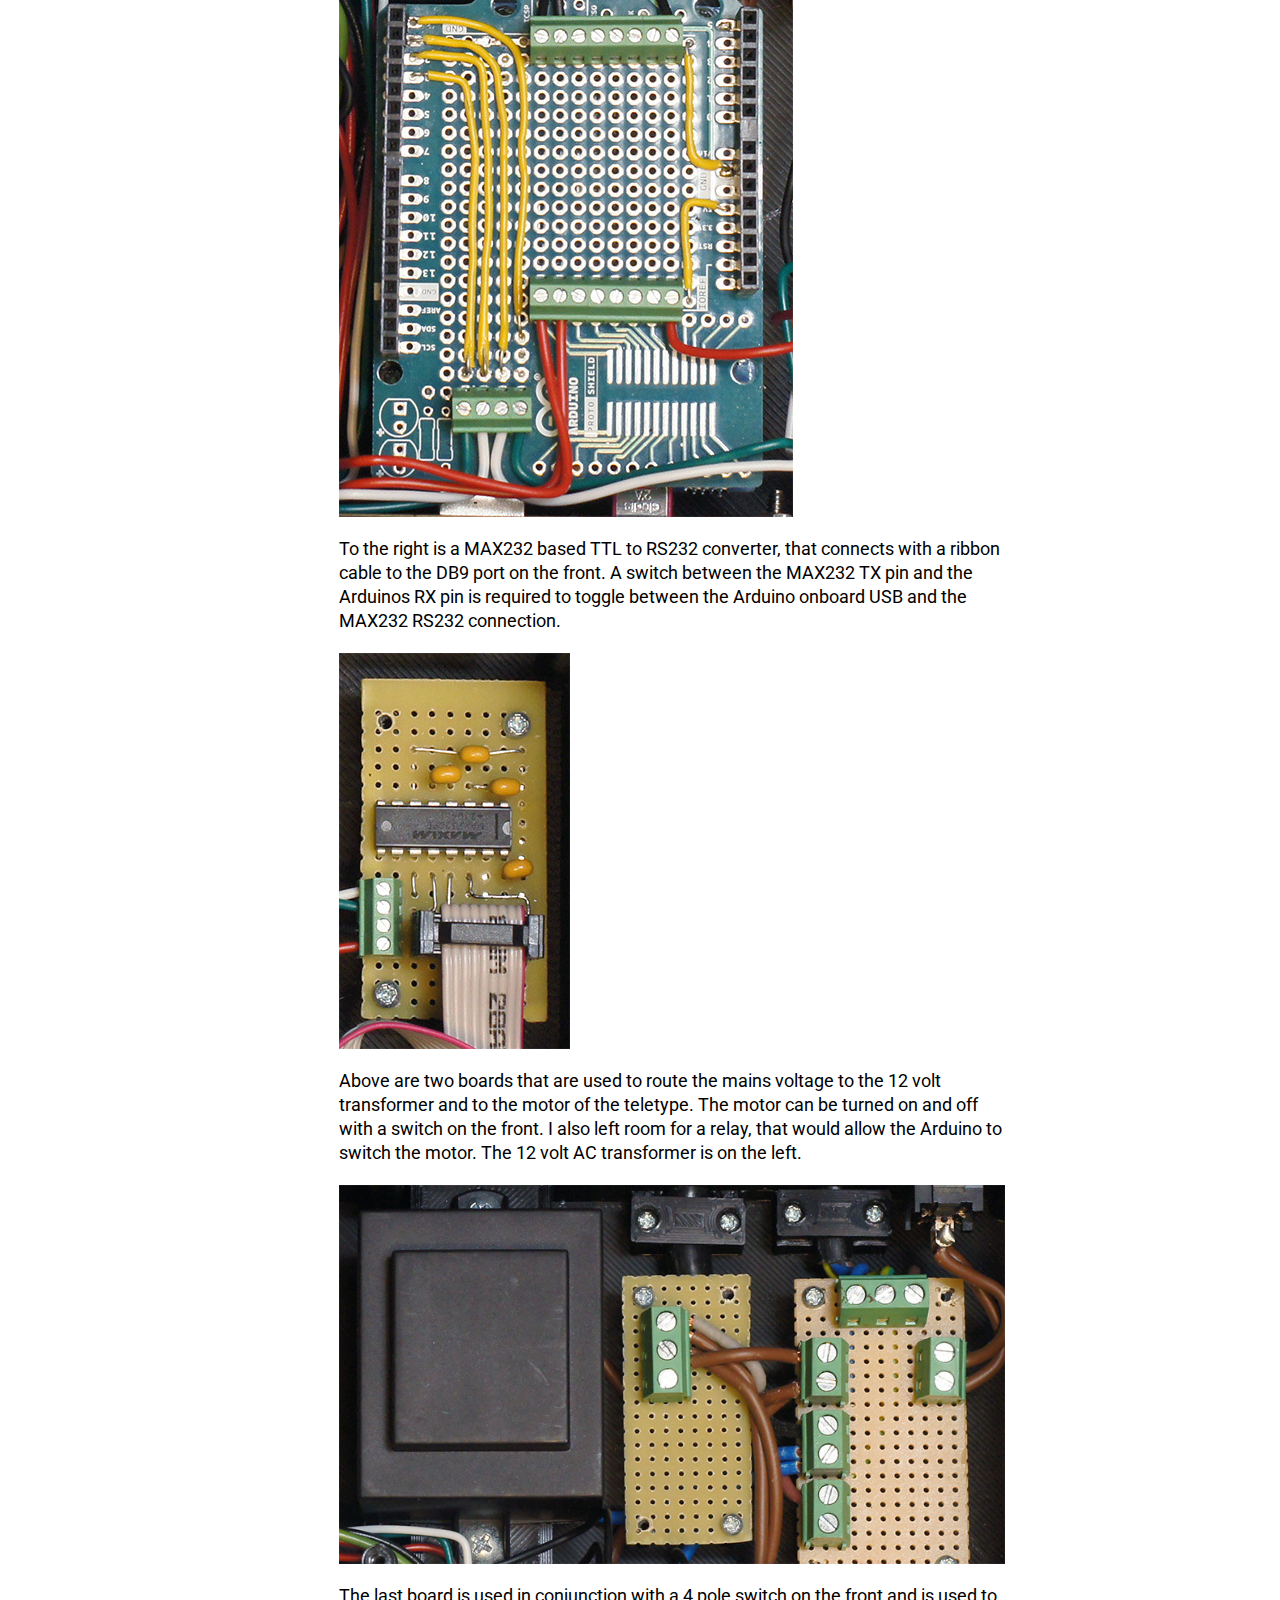
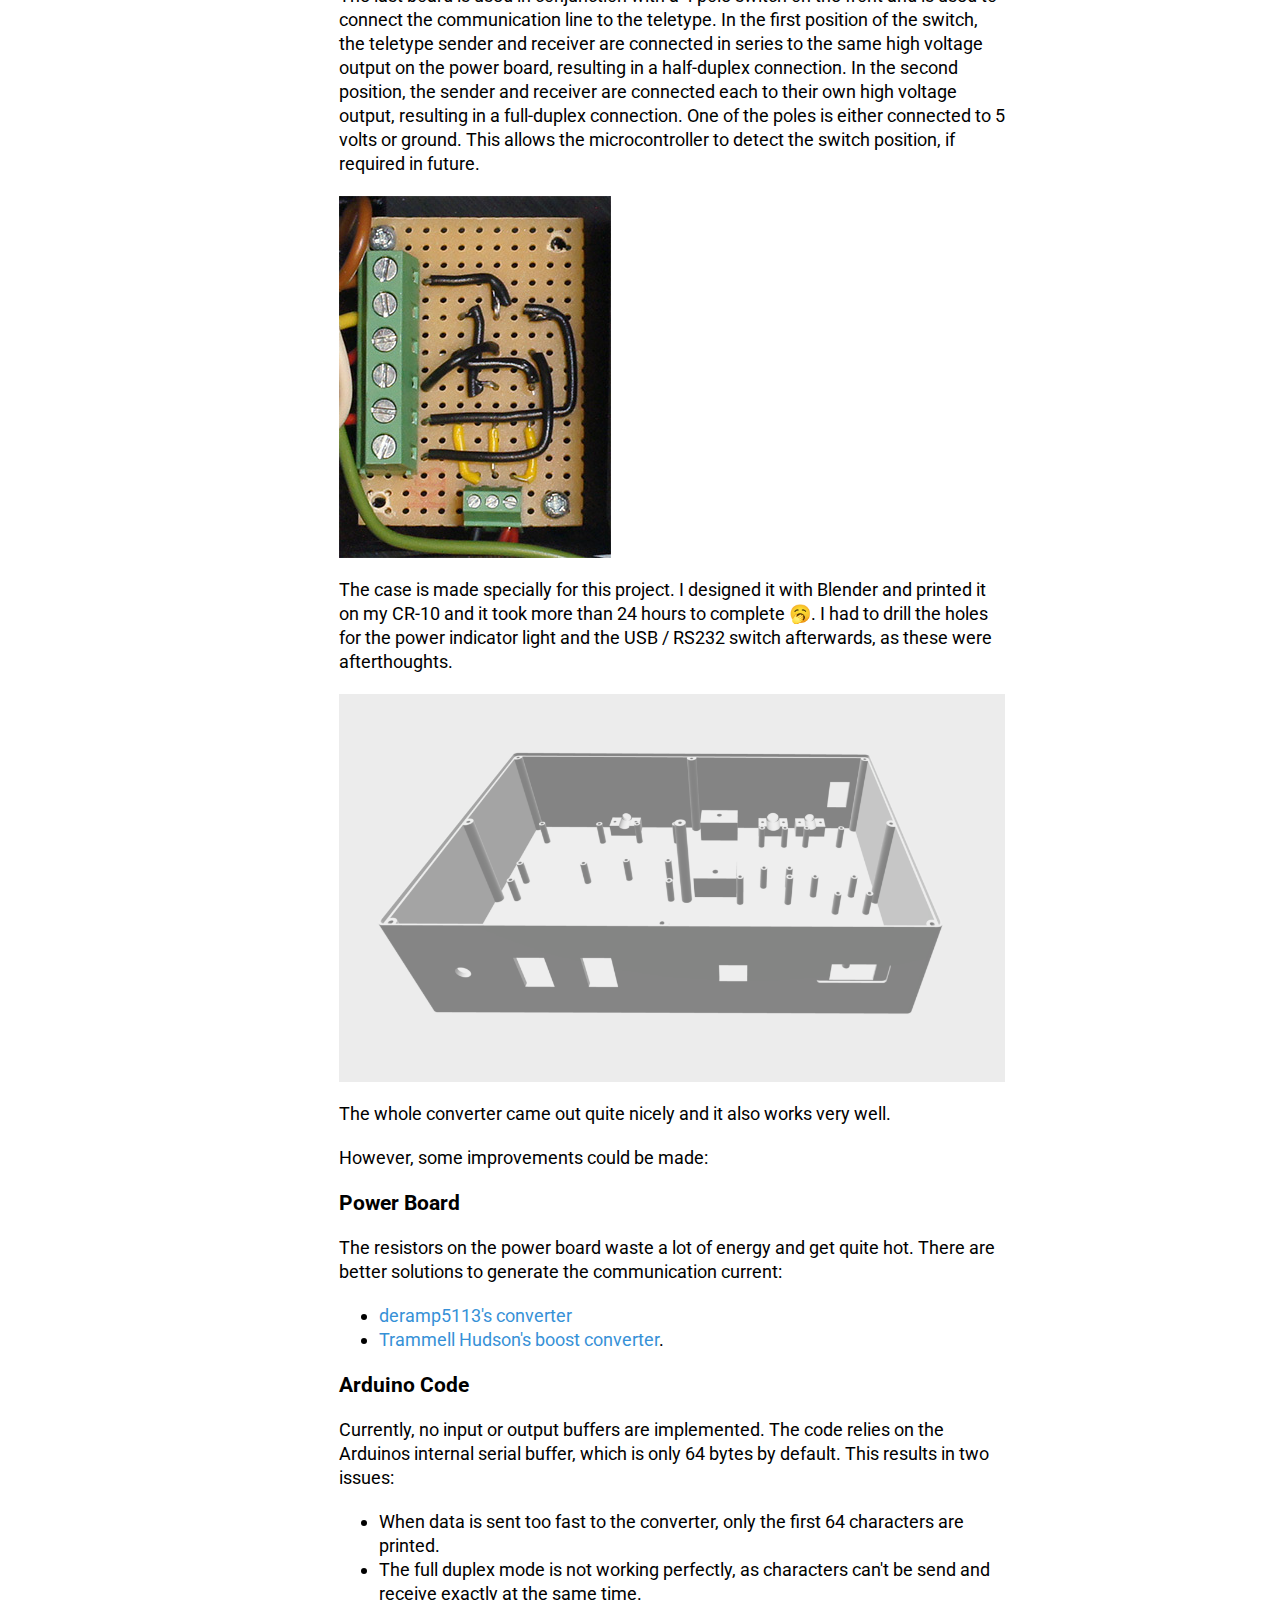
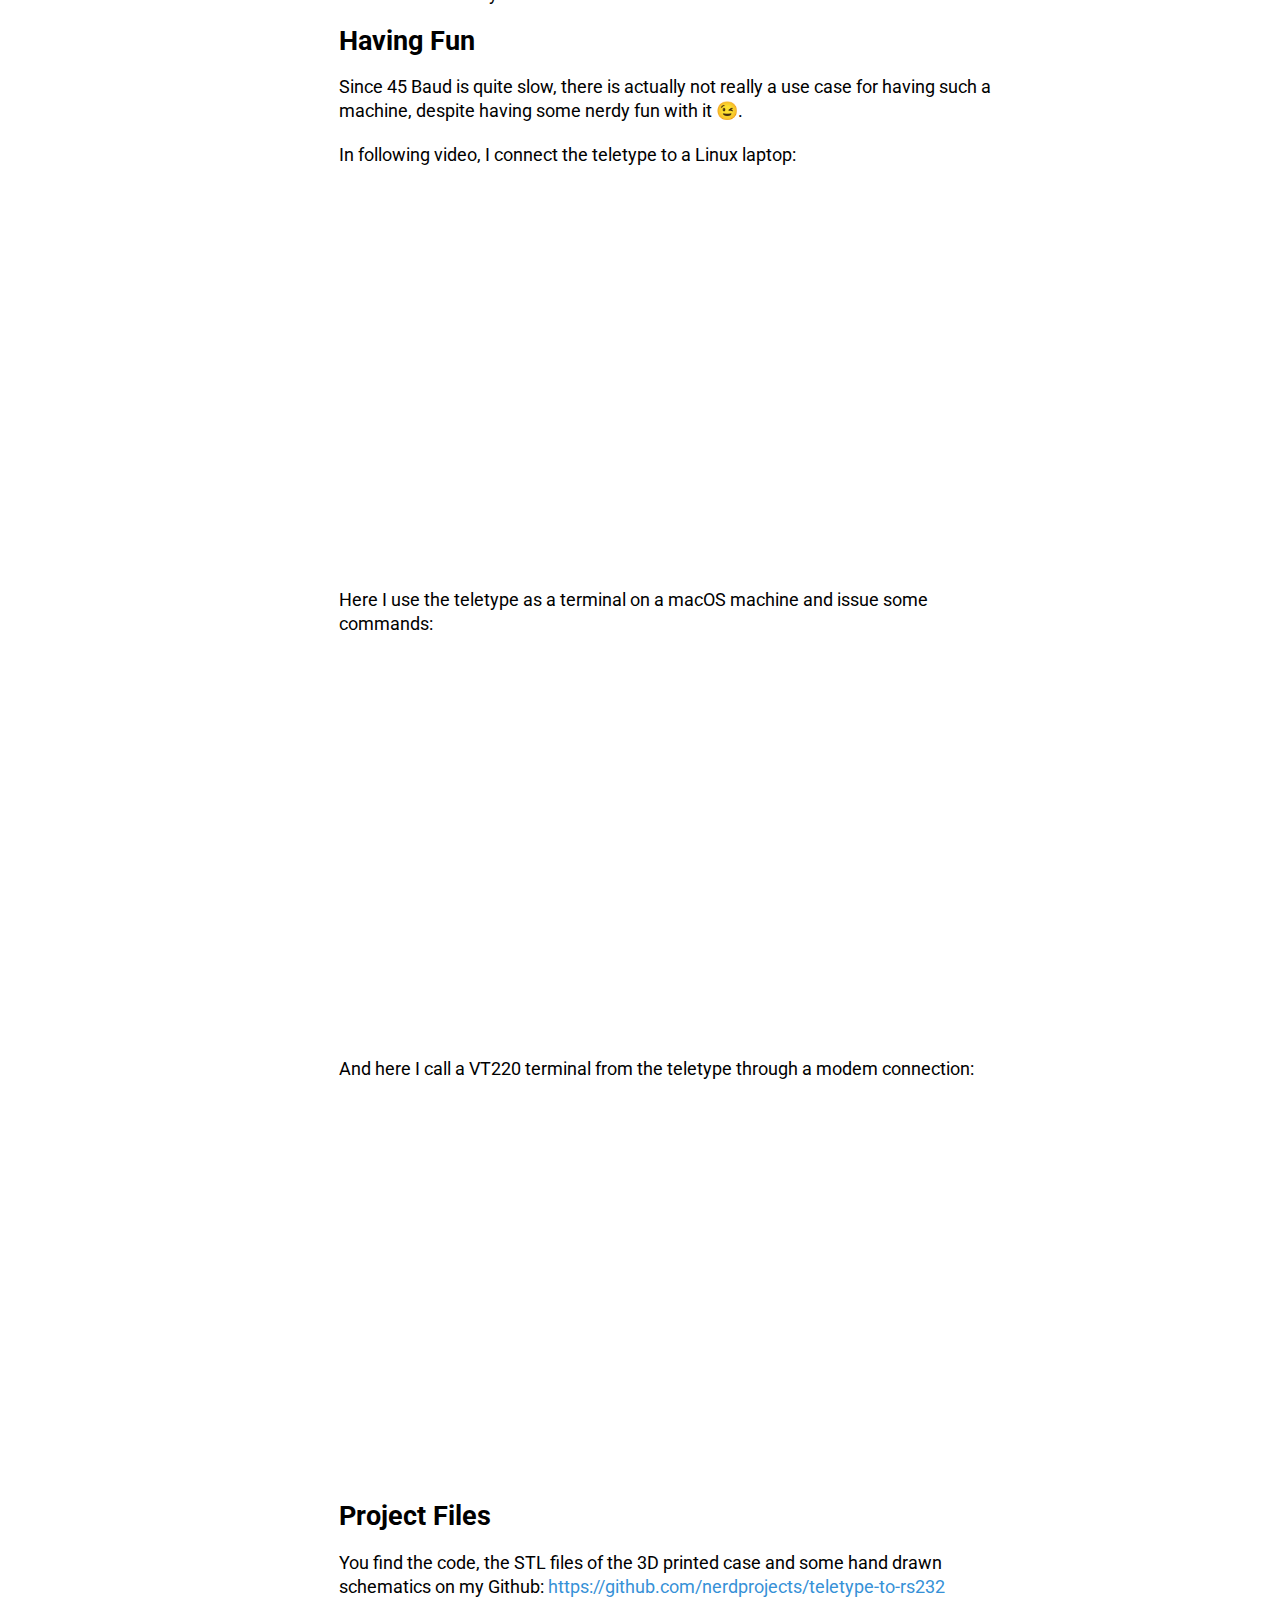
<file: projects/teletype-to-rs232/index.html>
<!DOCTYPE html>
<html lang="en-us">
  <head>
    <title>Teletype to RS232 Converter  </title>
    <meta charset="UTF-8">
    <link rel="icon" href="data:image/svg+xml,<svg xmlns=%22http://www.w3.org/2000/svg%22 viewBox=%220 0 100 100%22><text y=%22.9em%22 font-size=%2280%22>🚀</text></svg>">
    <link rel="stylesheet" href="/css/style.css" />
    <link href="https://fonts.googleapis.com/css2?family=Roboto:ital,wght@0,100;0,300;0,400;0,500;0,700;0,900;1,100;1,300;1,400;1,500;1,700;1,900&display=swap" rel="stylesheet">
  </head>
  <body>
    <nav>      <ul>
        <li><a href="/">About</a></li>
        <li><a href="/projects/function-generator/">HTML Function Generator</a></li>
        <li><a href="/projects/iici-easteregg-hunt/">Macintosh IIci Easter Egg Hunt</a></li>
        <li><a href="/projects/teletype-to-rs232/">Teletype to RS232 Converter</a></li>
      </ul>
    </nav>
    <main><article><time datetime="2022-10-21">21.10.2022</time><h1>Attach a Teletype to a Computer</h1>
<p><figure><img src="lo15-1.jpg" /></figure></p>
<h2>Introduction</h2>
<p>I first learned about Teletypes, when I was contemplating about line endings in Windows. I was wondering why there are two bytes at the end of each line instead of just one. The newline character (0x0a) made sense, but what the heck is a carriage return (0x0d)?</p>
<p>So I googled and found out that teletype machines, initially used for telecommunication, were also used to interface with computers and they actually require two mechanical operations for a new line: First the carriage, the mechanical part that prints the letters, is returned to the start position and then the paper roll is advanced by one line.
The bell character (0x07) has also its origin in the teletype machines: There is an actual bell that can be ring to catch the operators attention.</p>
<p>I was fascinated how these machines work and that their footprint is still present in todays computers. Be it the carriage return, new line and bell characters, the serial communication or the tty devices on *nix systems, we use every time we open a command prompt.</p>
<p>In September 2021 I was able to obtain a very nice teletype model, the Standard Elektrik Lorenz Lo15. Many thanks to the previous owner DL8GBR, who entrusted me with his machines 👋.</p>
<p><figure><img src="lo15-3.jpg" /></figure></p>
<p>I only had to replace the motor capacitor and some old damping foam that turned into gunk. But apart from this the machine worked very well.</p>
<p>The machine design was licensed to Lorenz from the American Teletype company and is based on their Model 15. I think my machine was build around 1965 but I'm not 100% sure. The motor capacitor has the date mark &quot;11.64&quot; and the first authorisation stamp from the German post office on the machine reads &quot;7/65&quot;.</p>
<p><figure><img src="stamp.jpg" /></figure></p>
<h2>How the Machine Works</h2>
<p>Teletypes were used to transmit text messages across large distances, one could say its the successor of the Telegraph and predecessor of the Fax. Messages are transmitted by opening and closing the electrical circuit between two machines quickly. Mine is configured to switch 45 times in a seconds, therefore running at 45 bauds. The baud rate can be changed, by adjusting the speed of the motor of the machine.</p>
<p><figure><img src="motor.jpg" /></figure></p>
<p>The motor runs off mains electricity (230 Volt AC) but the communication circuit operates from 60 to 120 volts DC, which has to be provided by an external power supply.</p>
<p>Originally this was done by the remote switching unit, the device with the rotary dial. It was used to connect the teletype to the Telex network of the phone company:</p>
<p><figure><img class="half" src="fsg.jpg" /><img class="half" src="fsg-internals.jpg" /></figure></p>
<p>If a remote teletype would call, the remote switching unit would turn on and off the motor and the communication current to the teletype, thus the name.</p>
<p>To call another teletype, the &quot;AT&quot; switch was pressed and the according number was dialled in. As soon as the remote machine would answer with its unique identifier, the message could be sent through. To end the call, the &quot;ST&quot; switch was pressed.</p>
<p>The &quot;LT&quot; switch was used to power the motor and the communication circuit locally, without being connected to another subscriber. This allowed for example to prepare a message on punch tape and send it later on.</p>
<p>In Switzerland, there is no commercially operated Telex network available anymore, but there is a free and globally available service operated by enthusiasts: The <a href="https://www.i-telex.net/">i-Telex</a> system. It allows to communicate with other teletype machines over the Internet 💪!</p>
<p>Teletypes use serial communication very similar to what we use today on computers. When current flows, it's called a mark (logical 1) and when no current flows, it's called a space (logical 0). Most teletypes use a 5 bit encoding scheme called <a href="https://de.wikipedia.org/wiki/Baudot-Code">CCITT-2</a>. Here is an scope shot of transmitting the letter &quot;Y&quot; (10101):</p>
<p><figure><img src="scope.jpg" /></figure></p>
<p>The start bit is when the communication line goes low for the first time, then the 5 data bits follow and then the line goes high for at least 1.5 bits, which is called the stop bit. The idle state of the line is high. So if you don't connect the machine and run the motor, it will continuously clatter, as it is registering all zeros, which is the blank character. This lets you immediately know that something with the communication line is wrong.</p>
<p>The electrical impulses can be created and received by the machine. Therefore it has two circuits: The receiver and sender circuit.</p>
<p>The sender consists of the keyboard that actuates 5 switches, that turn the communication line on and off according to the pressed key.</p>
<p><figure><img src="sender.jpg" /></figure></p>
<p>The receiver consists of two magnets (the purple objects, on the lower left), that translate the electrical impulses into mechanical movement, which then selects the correct character and prints it. </p>
<p><figure><img src="receiver.jpg" /></figure></p>
<p>Normally the sender and receiver circuits are connected together, so if you press a key, it gets printed immediately. This configuration is called <strong>half-duplex</strong>, because only one teletype can send at the time. The machine can also be wired in <strong>full-duplex</strong> mode, meaning the sender and receiver circuits are separated, which allows two teletypes to send at the same time.</p>
<p>My machine also as a tape puncher and reader:</p>
<p><figure><img class="half" src="tape-puncher.jpg" /><img class="half" src="tape-reader.jpg" /></figure></p>
<p>If you want to know all the mechanical details about the machine, I can recommend this <a href="https://www.youtube.com/watch?v=pEQtVH3Z6n4&amp;list=PLB3mwSROoJ4JoPgcLzZ3kMKmQI5eN-4No&amp;index=4">Youtube video</a>. It's about the Model 15 of the Teletype Company, but the Lorenz Lo15 I have, works almost identical.</p>
<p>I also made a video, to show my machine in operation and capture some of its awsome steampunkness 😉:
<div class="video"><iframe width="666" height="375" src="https://www.youtube.com/embed/AYCsuL6j5ao" title="YouTube video player" frameborder="0" allow="accelerometer; autoplay; clipboard-write; encrypted-media; gyroscope; picture-in-picture" allowfullscreen></iframe></div></p>
<h2>How The Converter Works</h2>
<p>To do anything useful with the machine, I decided to build a TTY to RS232 converter, so I can connect the machine to my computer.</p>
<p>This is what I came up with 🤩.</p>
<p><figure><img src="converter.jpg" /></figure></p>
<p><figure><img src="boards.jpg" /></figure></p>
<p>On the top left there is the interface board between the high voltage communication line and the ttl level voltage which is based on <a href="https://heepy.net/index.php/USB-teletype">Eric Volpes Design</a>. For receiving, it uses an optocoupler to detect the state of the communication line. For sending, it uses a solid state relay to break or connect the communication line.</p>
<p><figure><img src="tty2ttl.jpg" /></figure></p>
<p>Below it is the power board. It is more or less based on the <a href="https://www.i-telex.net/app/download/12235056427/SP_Stromvers-BGT.pdf">i-Telex power board</a> design created by Fred Sonnenrein.
The power board uses a voltage multiplier circuit, to step up 12 volts AC to 80 volts DC. It has two high voltage outputs, one for the teletypes receiver and one for the sender. They use 30 W power resistors with heatsinks to limit the current to 40 mA. The resistors have quite a small footprint but unfortunately also get quite hot. There is also a switch to turn on and off the communication current on the front panel and a 5 volt regulator, used to power the microcontroller.</p>
<p><figure><img src="power.jpg" /></figure></p>
<p>The microcontroller itself is an Arduino Uno, that does the 45 baud 5-bit CCIT2 to 4800 baud 7-bit ASCII conversion. There are also some helper functions, like auto newline and  local echo. It has a prototype board on top, that holds the cable connectors. I had to desolder the power jack to fit the Arduino into the case.</p>
<p><figure><img src="arduino.jpg" /></figure></p>
<p>To the right is a MAX232 based TTL to RS232 converter, that connects with a ribbon cable to the DB9 port on the front. A switch between the MAX232 TX pin and the Arduinos RX pin is required to toggle between the Arduino onboard USB and the MAX232 RS232 connection.</p>
<p><figure><img src="max232.jpg" /></figure></p>
<p>Above are two boards that are used to route the mains voltage to the 12 volt transformer and to the motor of the teletype. The motor can be turned on and off with a switch on the front. I also left room for a relay, that would allow the Arduino to switch the motor. The 12 volt AC transformer is on the left.</p>
<p><figure><img src="misc.jpg" /></figure></p>
<p>The last board is used in conjunction with a 4 pole switch on the front and is used to connect the communication line to the teletype. In the first position of the switch, the teletype sender and receiver are connected in series to the same high voltage output on the power board, resulting in a half-duplex connection. In the second position, the sender and receiver are connected each to their own high voltage output, resulting in a full-duplex connection.
One of the poles is either connected to 5 volts or ground. This allows the microcontroller to detect the switch position, if required in future.</p>
<p><figure><img src="duplex.jpg" /></figure></p>
<p>The case is made specially for this project. I designed it with Blender and printed it on my CR-10 and it took more than 24 hours to complete 🥱.
I had to drill the holes for the power indicator light and the USB / RS232 switch afterwards, as these were afterthoughts.</p>
<p><figure><img src="case.png" /></figure></p>
<p>The whole converter came out quite nicely and it also works very well.</p>
<p>However, some improvements could be made:</p>
<h3>Power Board</h3>
<p>The resistors on the power board waste a lot of energy and get quite hot. There are better solutions to generate the communication current: </p>
<ul>
<li><a href="https://www.youtube.com/watch?v=fLkBb9MuTjE&amp;list=PLB3mwSROoJ4JoPgcLzZ3kMKmQI5eN-4No&amp;t=620s">deramp5113's converter</a></li>
<li><a href="https://trmm.net/Boost_converter/">Trammell Hudson's boost converter</a>.</li>
</ul>
<h3>Arduino Code</h3>
<p>Currently, no input or output buffers are implemented. The code relies on the Arduinos internal serial buffer, which is only 64 bytes by default. This results in two issues: </p>
<ul>
<li>When data is sent too fast to the converter, only the first 64 characters are printed.</li>
<li>The full duplex mode is not working perfectly, as characters can't be send and receive exactly at the same time.</li>
</ul>
<h2>Having Fun</h2>
<p>Since 45 Baud is quite slow, there is actually not really a use case for having such a machine, despite having some nerdy fun with it 😉.</p>
<p>In following video, I connect the teletype to a Linux laptop:
<div class="video"><iframe width="666" height="375" src="https://www.youtube.com/embed/LWsuAZVK8Ik" title="YouTube video player" frameborder="0" allow="accelerometer; autoplay; clipboard-write; encrypted-media; gyroscope; picture-in-picture" allowfullscreen></iframe></div></p>
<p>Here I use the teletype as a terminal on a macOS machine and issue some commands:
<div class="video"><iframe width="666" height="375" src="https://www.youtube.com/embed/h76yo4Di8TY" title="YouTube video player" frameborder="0" allow="accelerometer; autoplay; clipboard-write; encrypted-media; gyroscope; picture-in-picture" allowfullscreen></iframe></div></p>
<p>And here I call a VT220 terminal from the teletype through a modem connection:
<div class="video"><iframe width="666" height="375" src="https://www.youtube.com/embed/CB-XHZLgL10" title="YouTube video player" frameborder="0" allow="accelerometer; autoplay; clipboard-write; encrypted-media; gyroscope; picture-in-picture" allowfullscreen></iframe></div></p>
<h2>Project Files</h2>
<p>You find the code, the STL files of the 3D printed case and some hand drawn schematics on my Github:
<a href="https://github.com/nerdprojects/teletype-to-rs232">https://github.com/nerdprojects/teletype-to-rs232</a></p></article>    </main>
    <script src="/js/script.js"></script>
</body>
</html>
</file>
<file: css/style.css>
html {
  font-family: "Roboto", sans-serif;
  font-size: 18px;
  line-height: 24px;
}

body {
  display:flex;
  margin: 0;
}

body > nav {
  flex: 0 0 auto;
  order: 1;
  width: 130px;
  padding: 20px 32px;
}

body > nav > ul {
  list-style: none;
  margin: 0;
  padding: 0;
}
body > nav > ul > li {
  margin-bottom:24px;
}

a {
  text-decoration: none;
  color: #000000;
}

a:hover {
  color: #3691d7;
}

main {
  flex: 1;
  order: 2;
  padding-top: 32px;
  margin-right: 130px;
}

article {
  width: 666px;
  margin: 0 auto;
}

article figure {
  margin: 0;
  width: 100%;
  display: flex;
  gap: 20px;
}

article figure img {
  max-width: 100%;
}

article figure img.half {
  width: 50%;
}

article figure.framed img {
  border: 1px solid black;
}

article > h1 {
  font-size: 36px;
  margin: 20px 0 28px 0;
}

article > p {
  margin: 20px 0;
}
article a {
  color: #3691d7;
}

article > time {
  color: #989898;
}

pre {
  background: #666;
  padding: 10px;
  border-radius: 5px;
  font-size: 12px;
  color: white;
}
</file>
